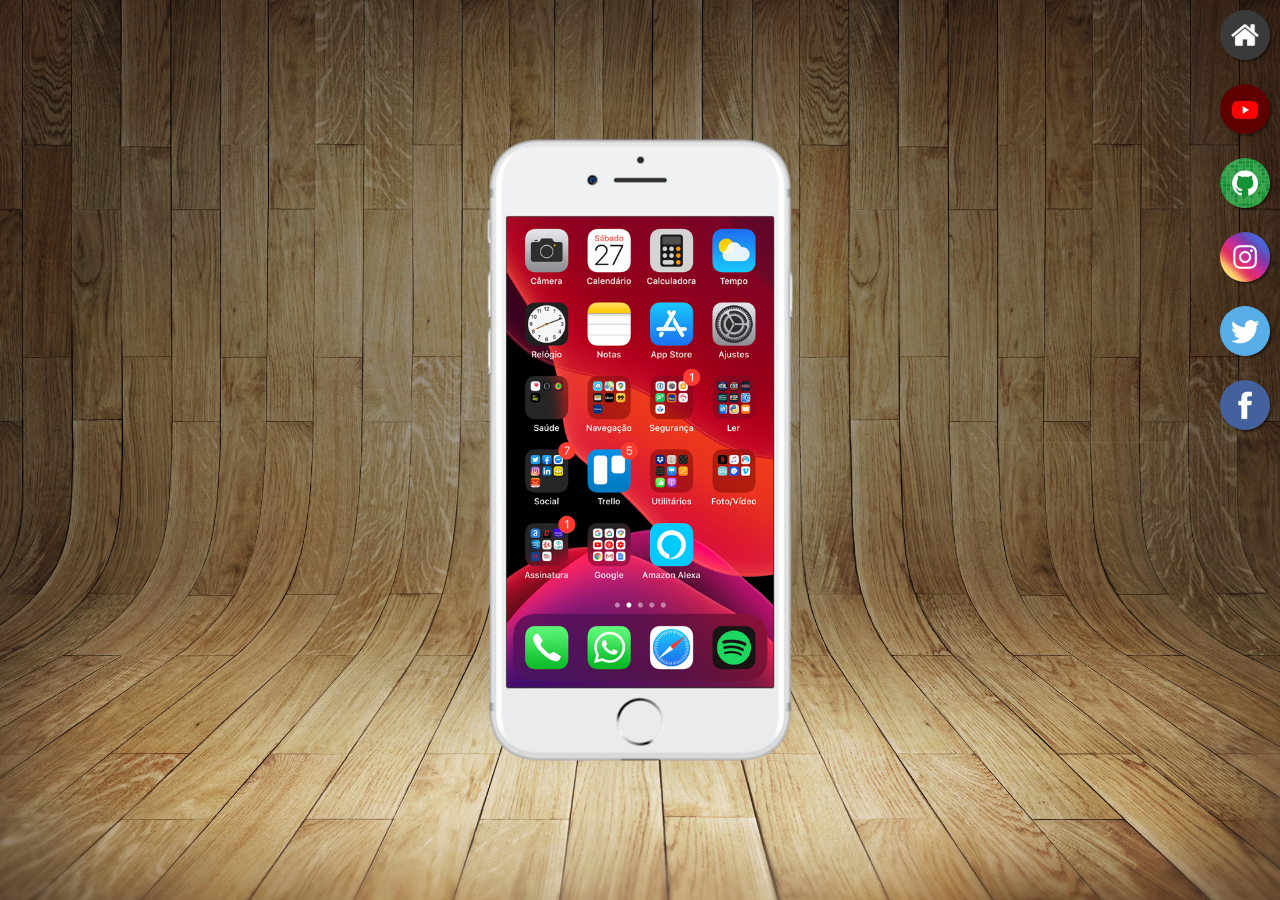
<file: index.html>
<!DOCTYPE html>
<html lang="pt-br">
<head>
    <meta charset="UTF-8">
    <meta name="viewport" content="width=device-width, initial-scale=1.0">
    <title>Projeto Redes Sociais</title>
    <link rel="stylesheet" href="estilos/style.css">
    <link rel="shortcut icon" href="favicon.ico" type="image/x-icon">
</head>
<body>
    <main>
        <section id="telefone">
            <iframe src="home.html" name="tela" id="tela" frameborder="0">
                Seu navegador não é compatível com isso.
            </iframe>
        </section>
        <section id="redes-sociais">
            <a href="home.html" target="tela"><img src="imagens/logo-home.jpg" alt="Home"></a><br>
            <a href="socialHTML/youtube.html" target="tela"><img src="imagens/logo-youtube.jpg" alt="Youtube"></a><br>
            <a href="socialHTML/github.html" target="tela"><img src="imagens/logo-github.jpg" alt="GitHub"></a><br>
            <a href="socialHTML/instagram.html" target="tela"><img src="imagens/logo-instagram.jpg" alt="Instagram"></a><br>
            <a href="socialHTML/twitter.html" target="tela"><img src="imagens/logo-twitter.jpg" alt="Twitter"></a><br>
            <a href="socialHTML/facebok.html" target="tela"><img src="imagens/logo-facebook.jpg" alt="Facebook"></a>
        </section>
    </main>
</body>
</html>
</file>
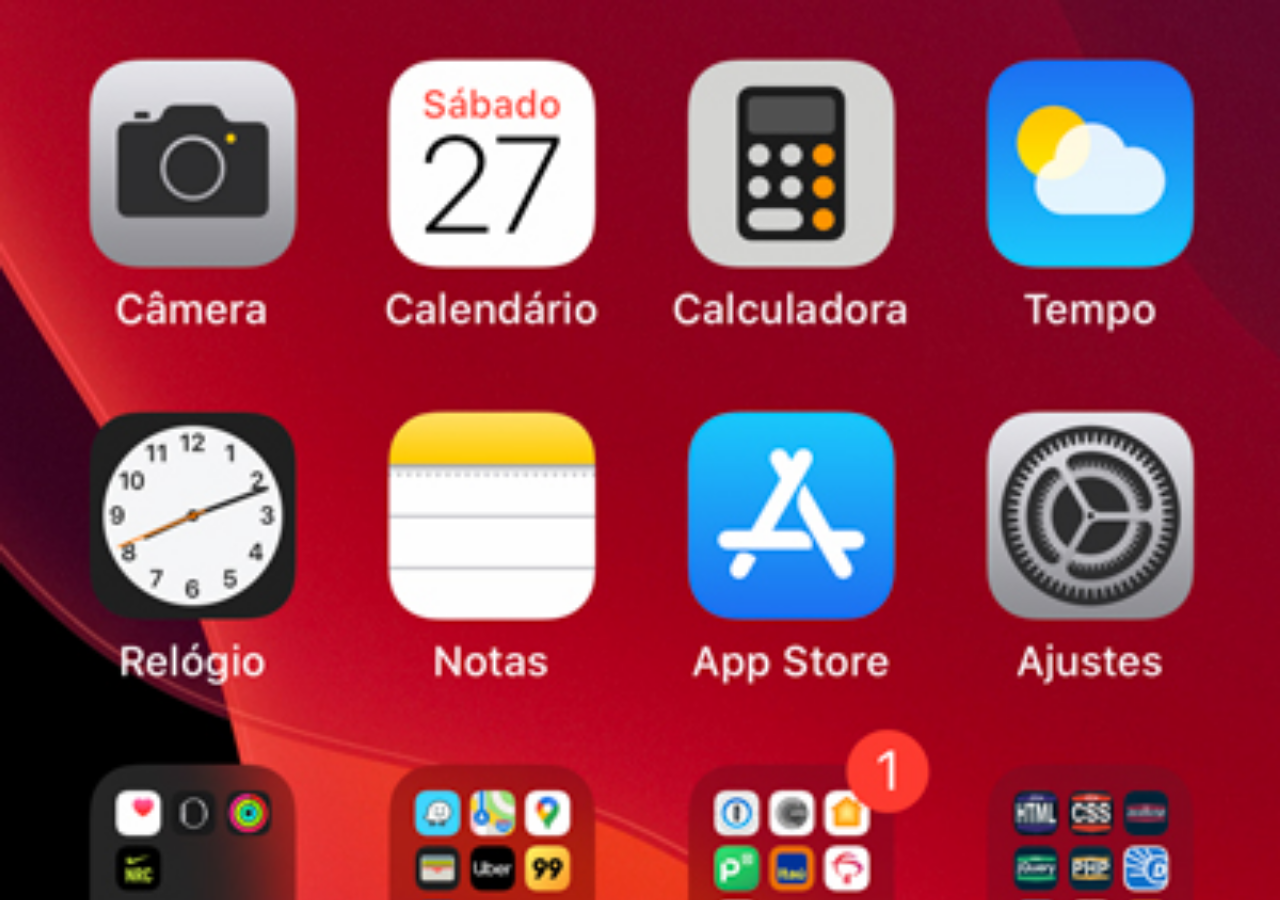
<file: home.html>
<!DOCTYPE html>
<html lang="pt-br">
<head>
    <meta charset="UTF-8">
    <meta name="viewport" content="width=device-width, initial-scale=1.0">
    <title>Home</title>
</head>
<style>
    * {
        margin: 0px;
        padding: 0px;
    }

    body {
        width: 100vw;
        height: 100vh;
        background: black url('imagens/tela-home.jpg') no-repeat top center;
        background-size: cover;
    }
</style>
<body>
    
</body>
</html>
</file>
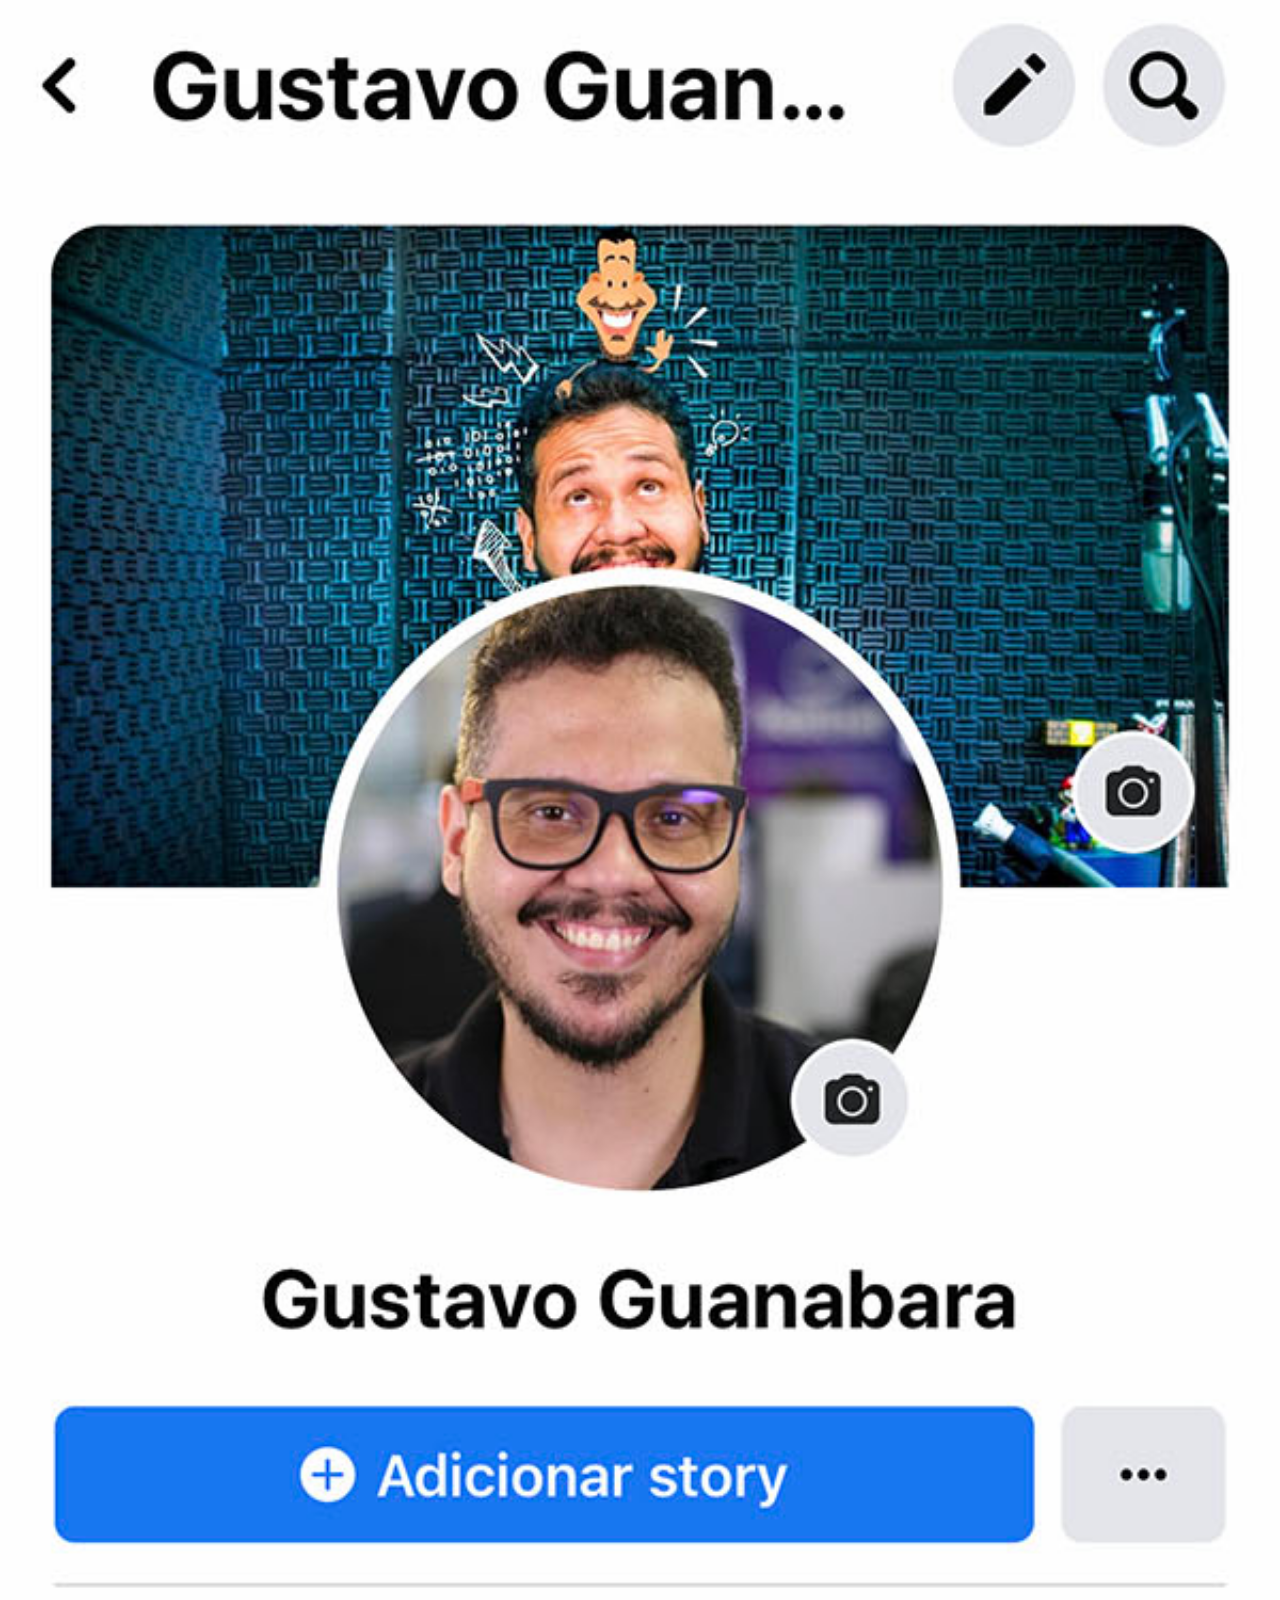
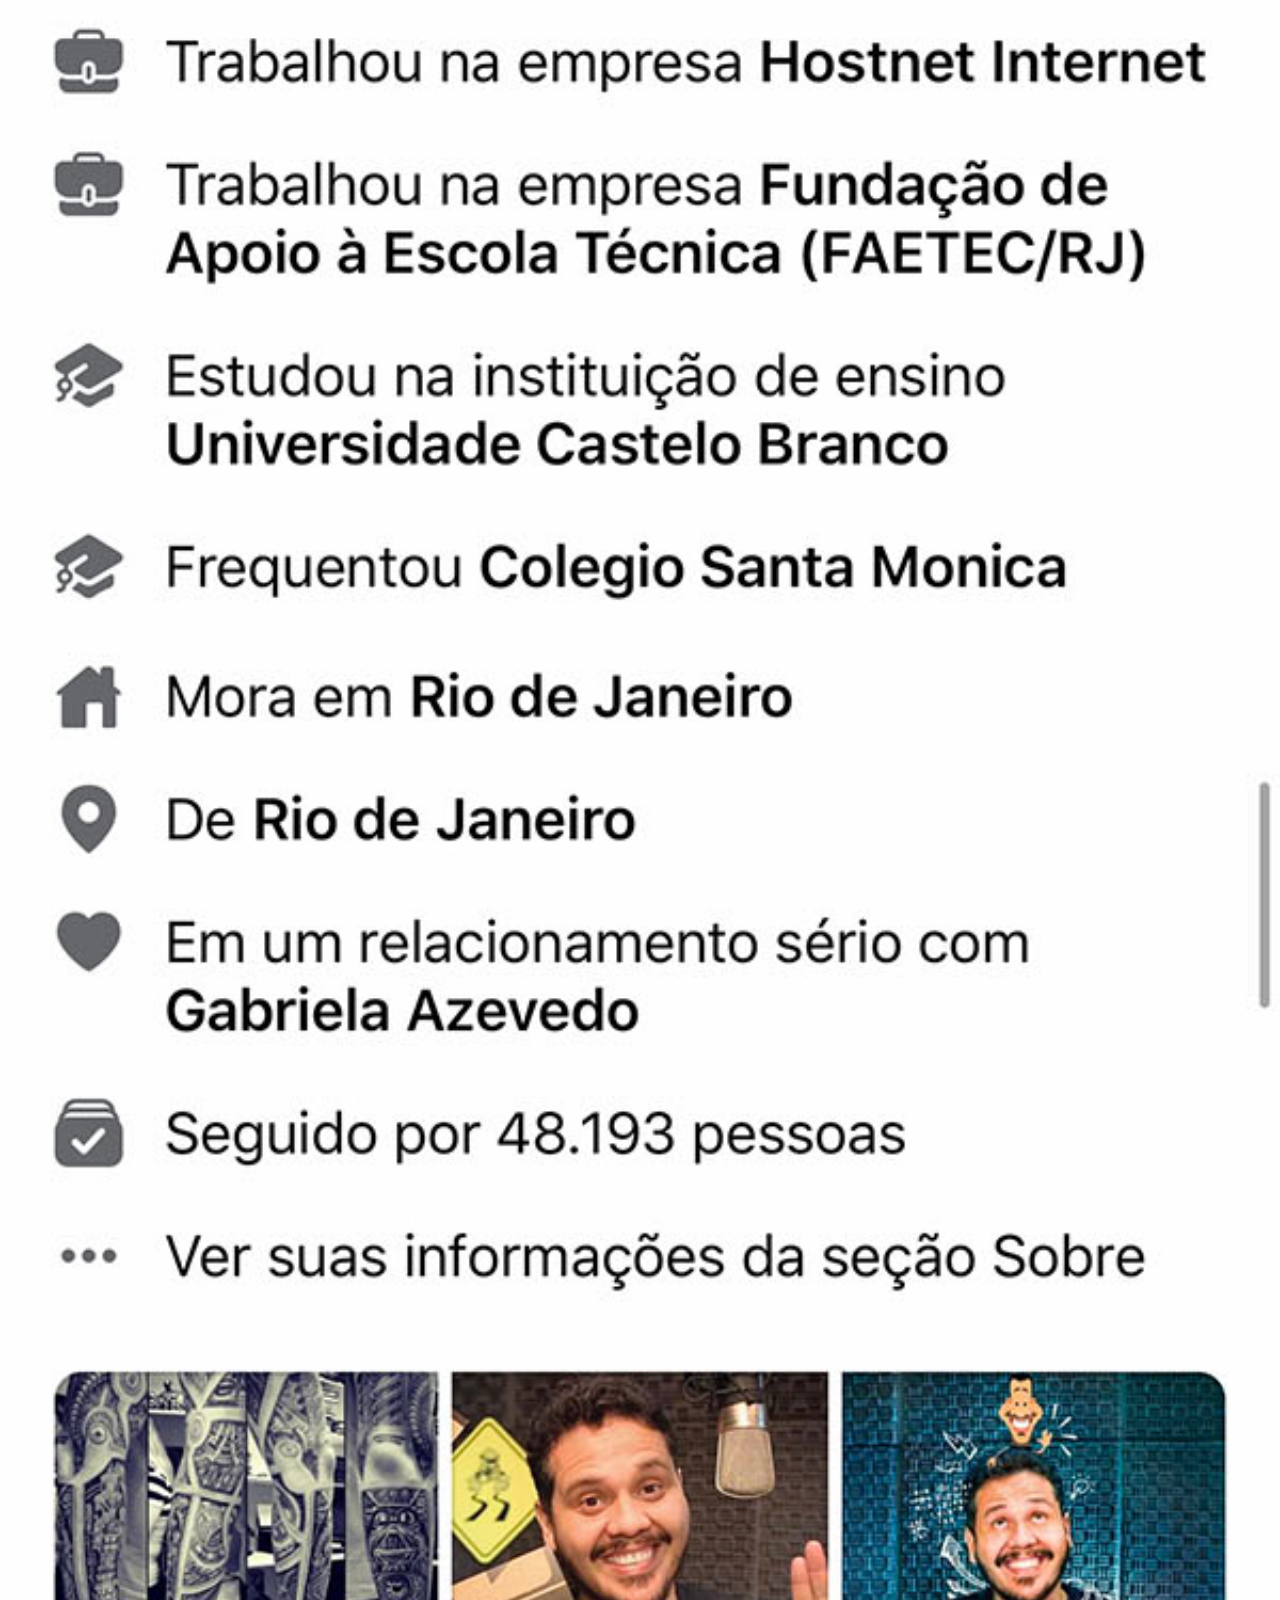
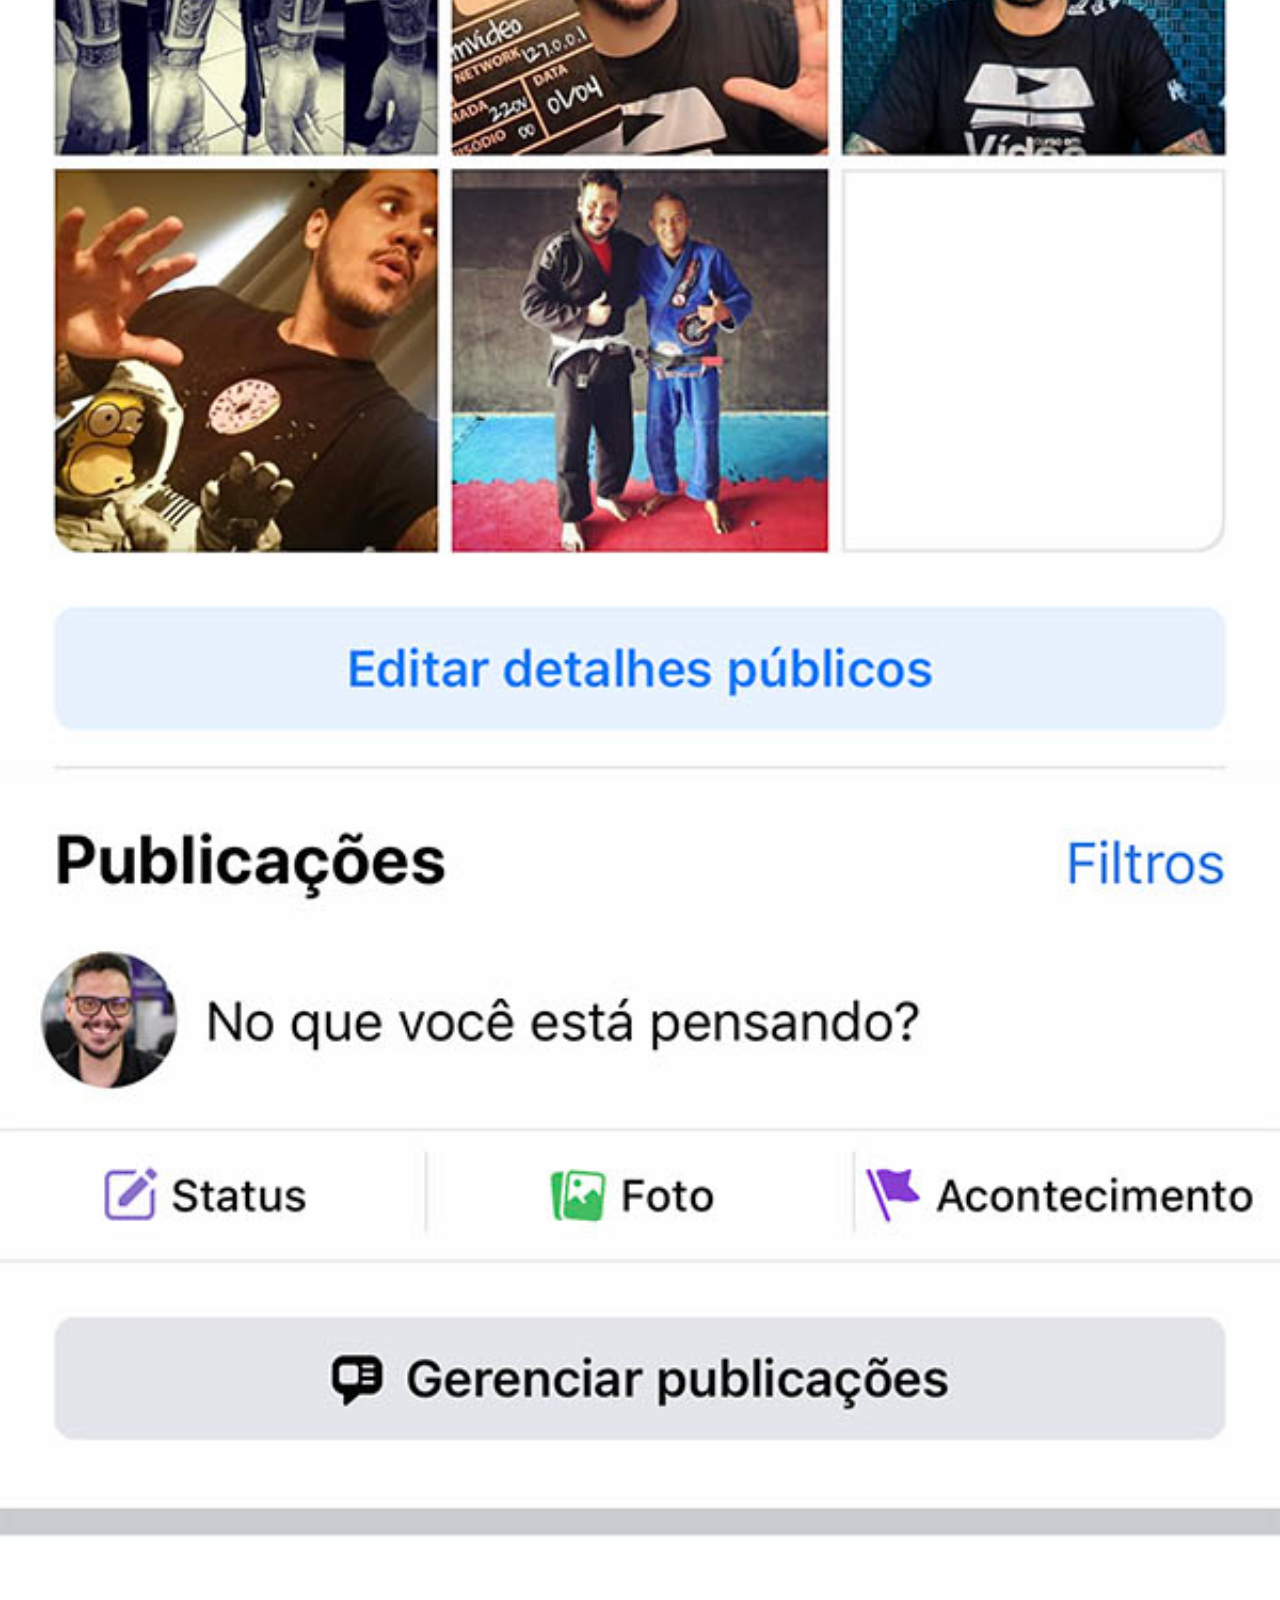
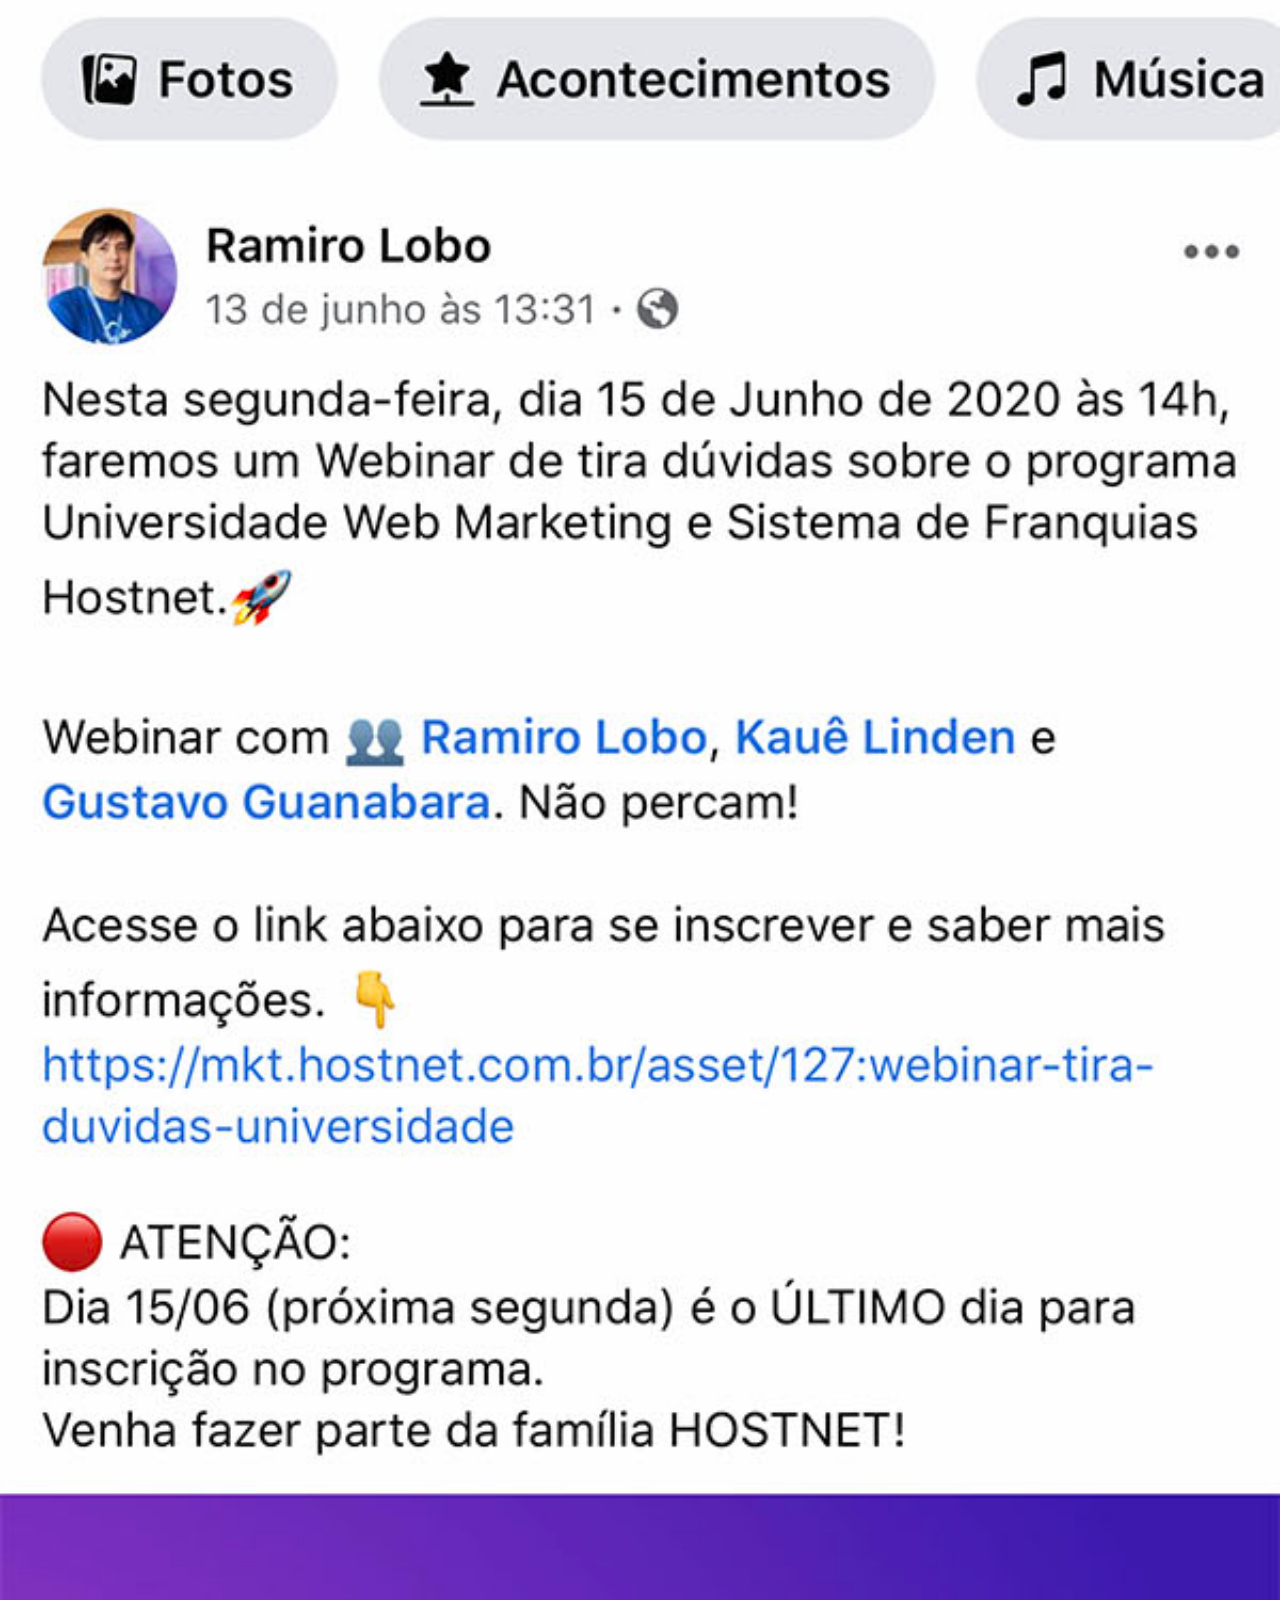
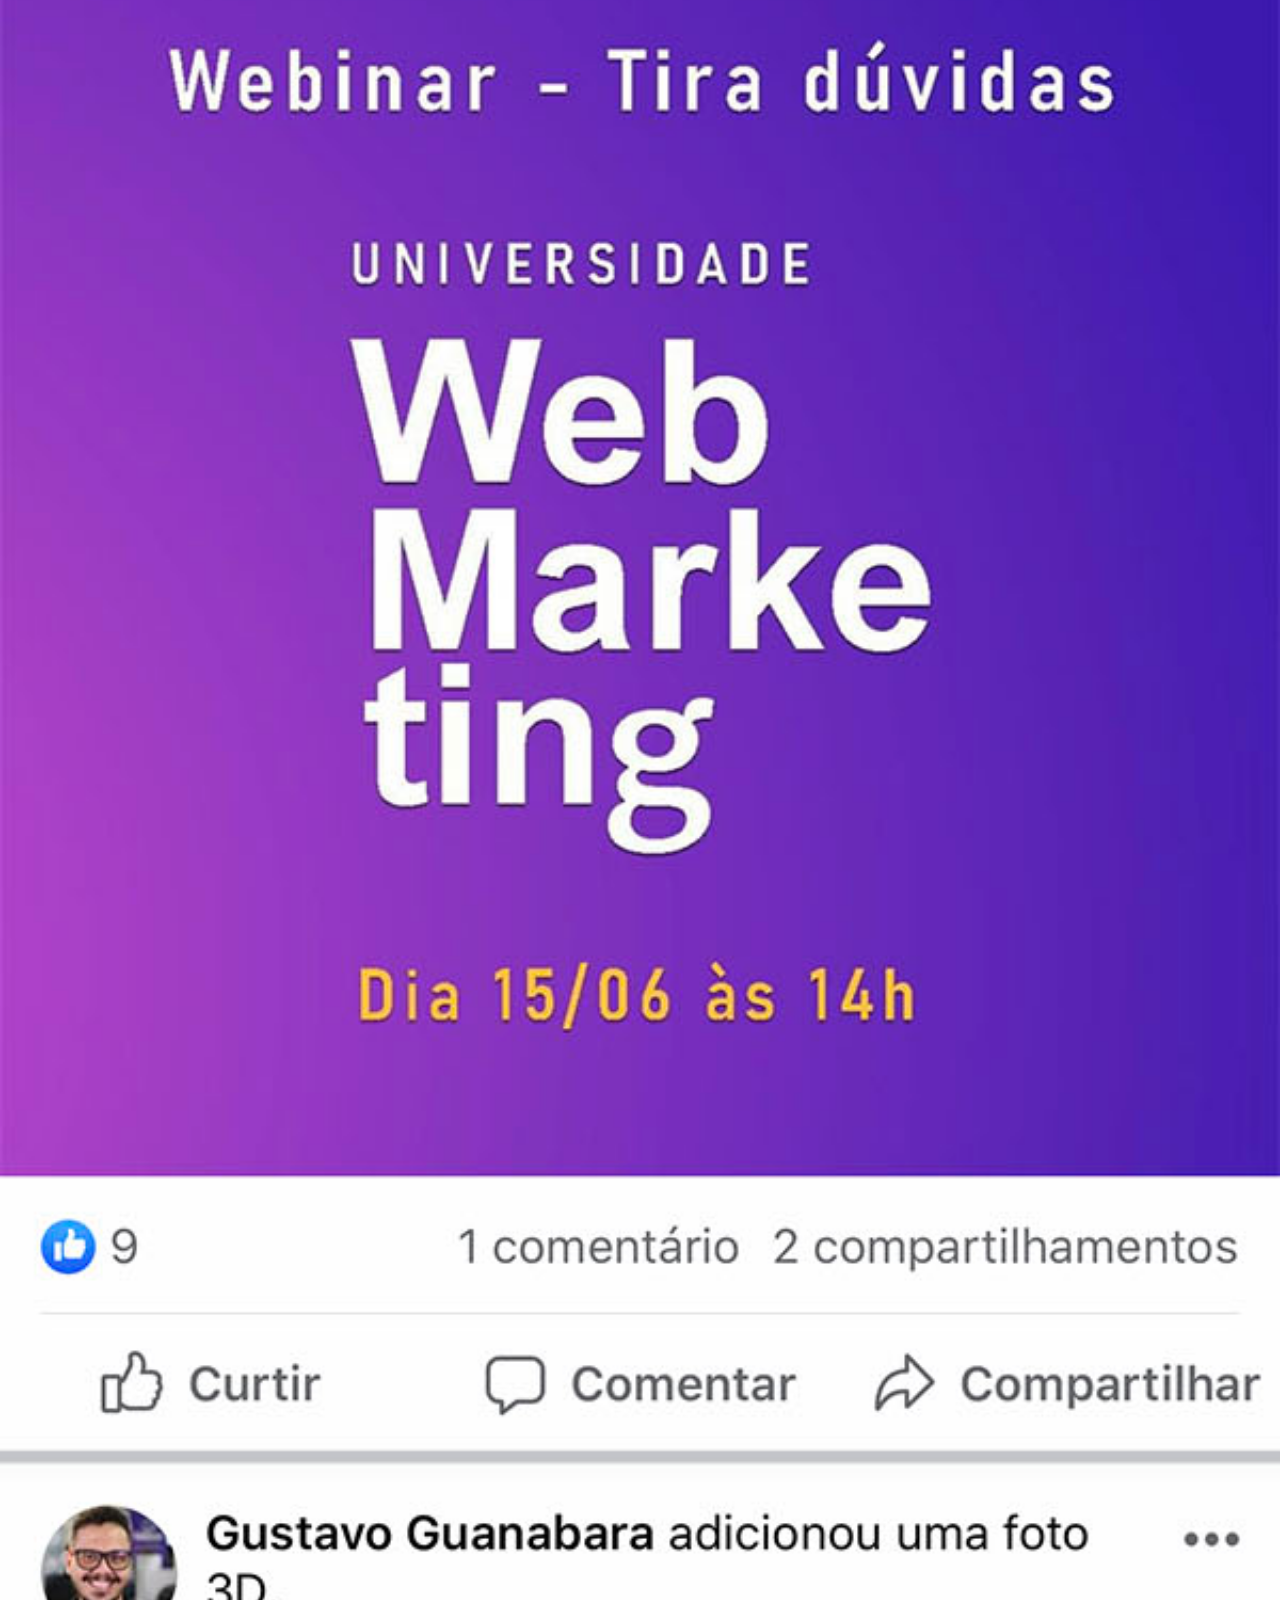
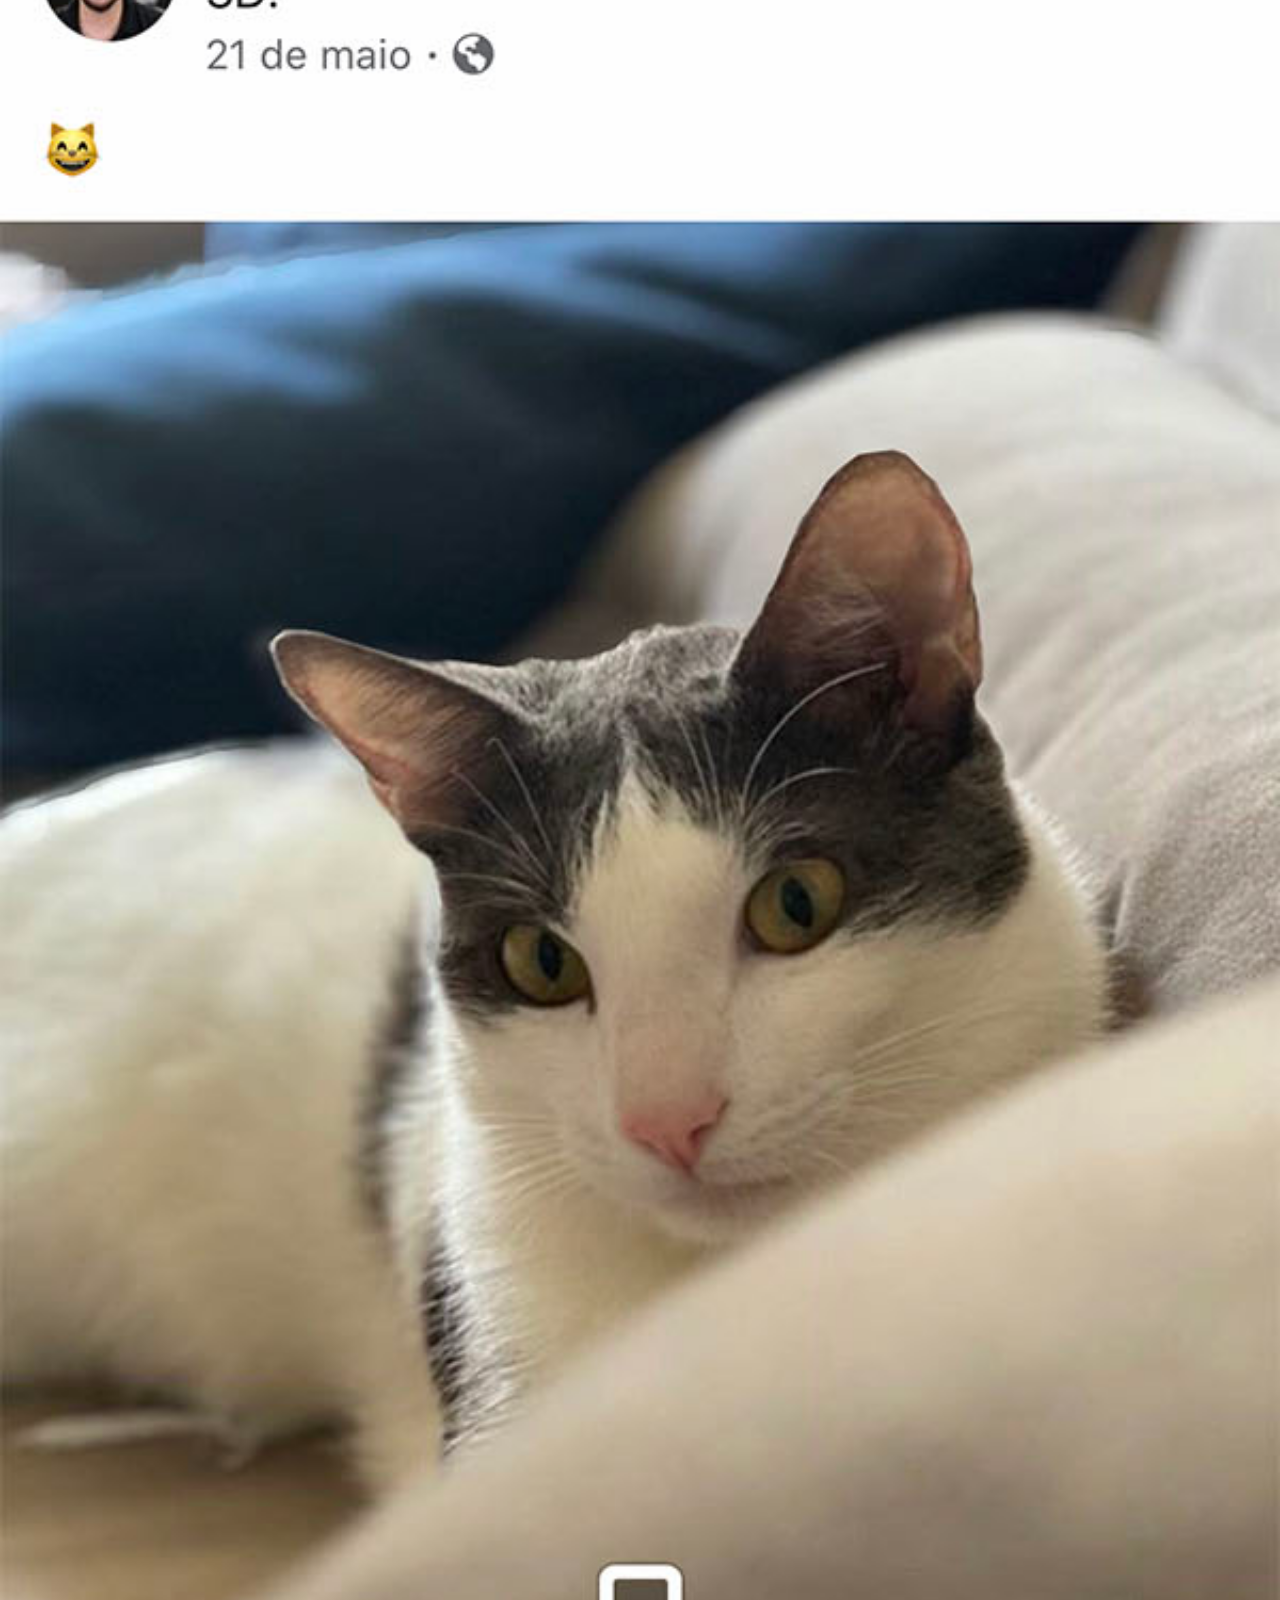
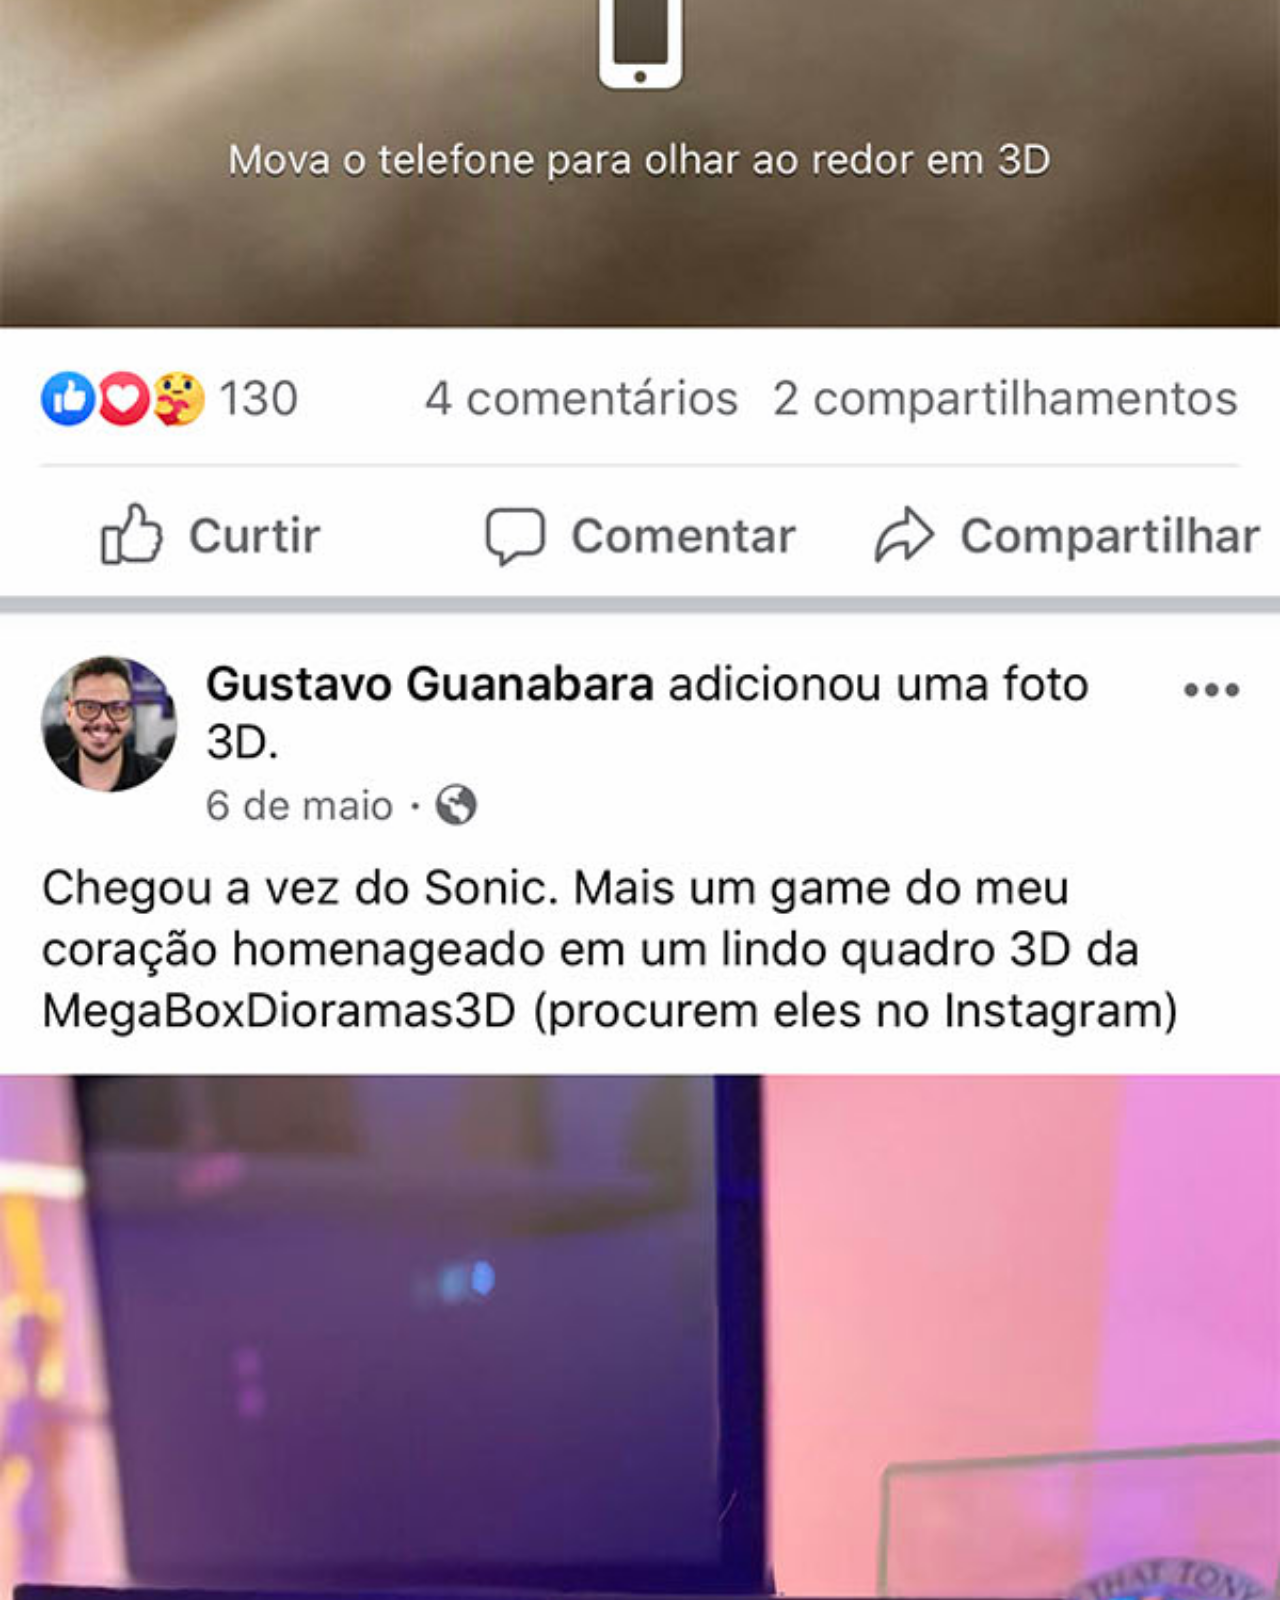
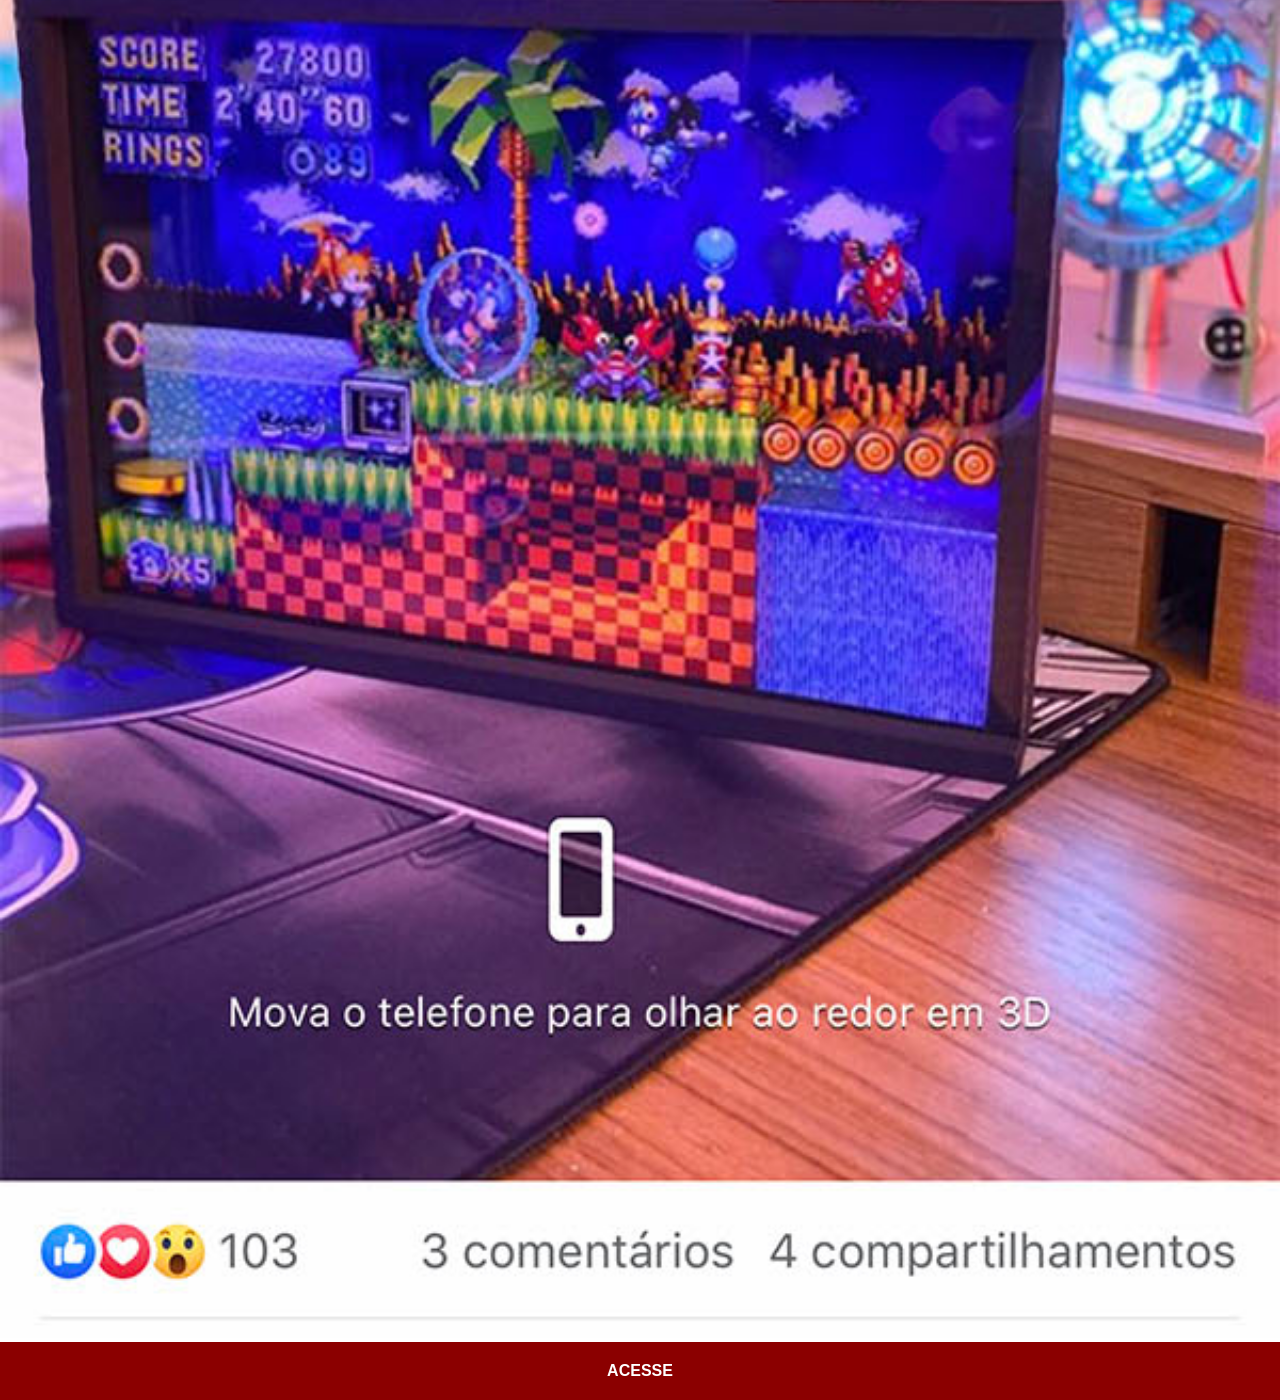
<file: socialHTML/facebok.html>
<!DOCTYPE html>
<html lang="pt-br">
<head>
    <meta charset="UTF-8">
    <meta name="viewport" content="width=device-width, initial-scale=1.0">
    <title>Facebook</title>
    <link rel="stylesheet" href="../estilos/social.css">
</head>
<body>
    <img src="../imagens/tela-facebook.jpg" alt="Facebook">
    <a href="https://www.facebook.com/gustavoguanabara/" target="_blank">ACESSE</a>
</body>
</html>
</file>
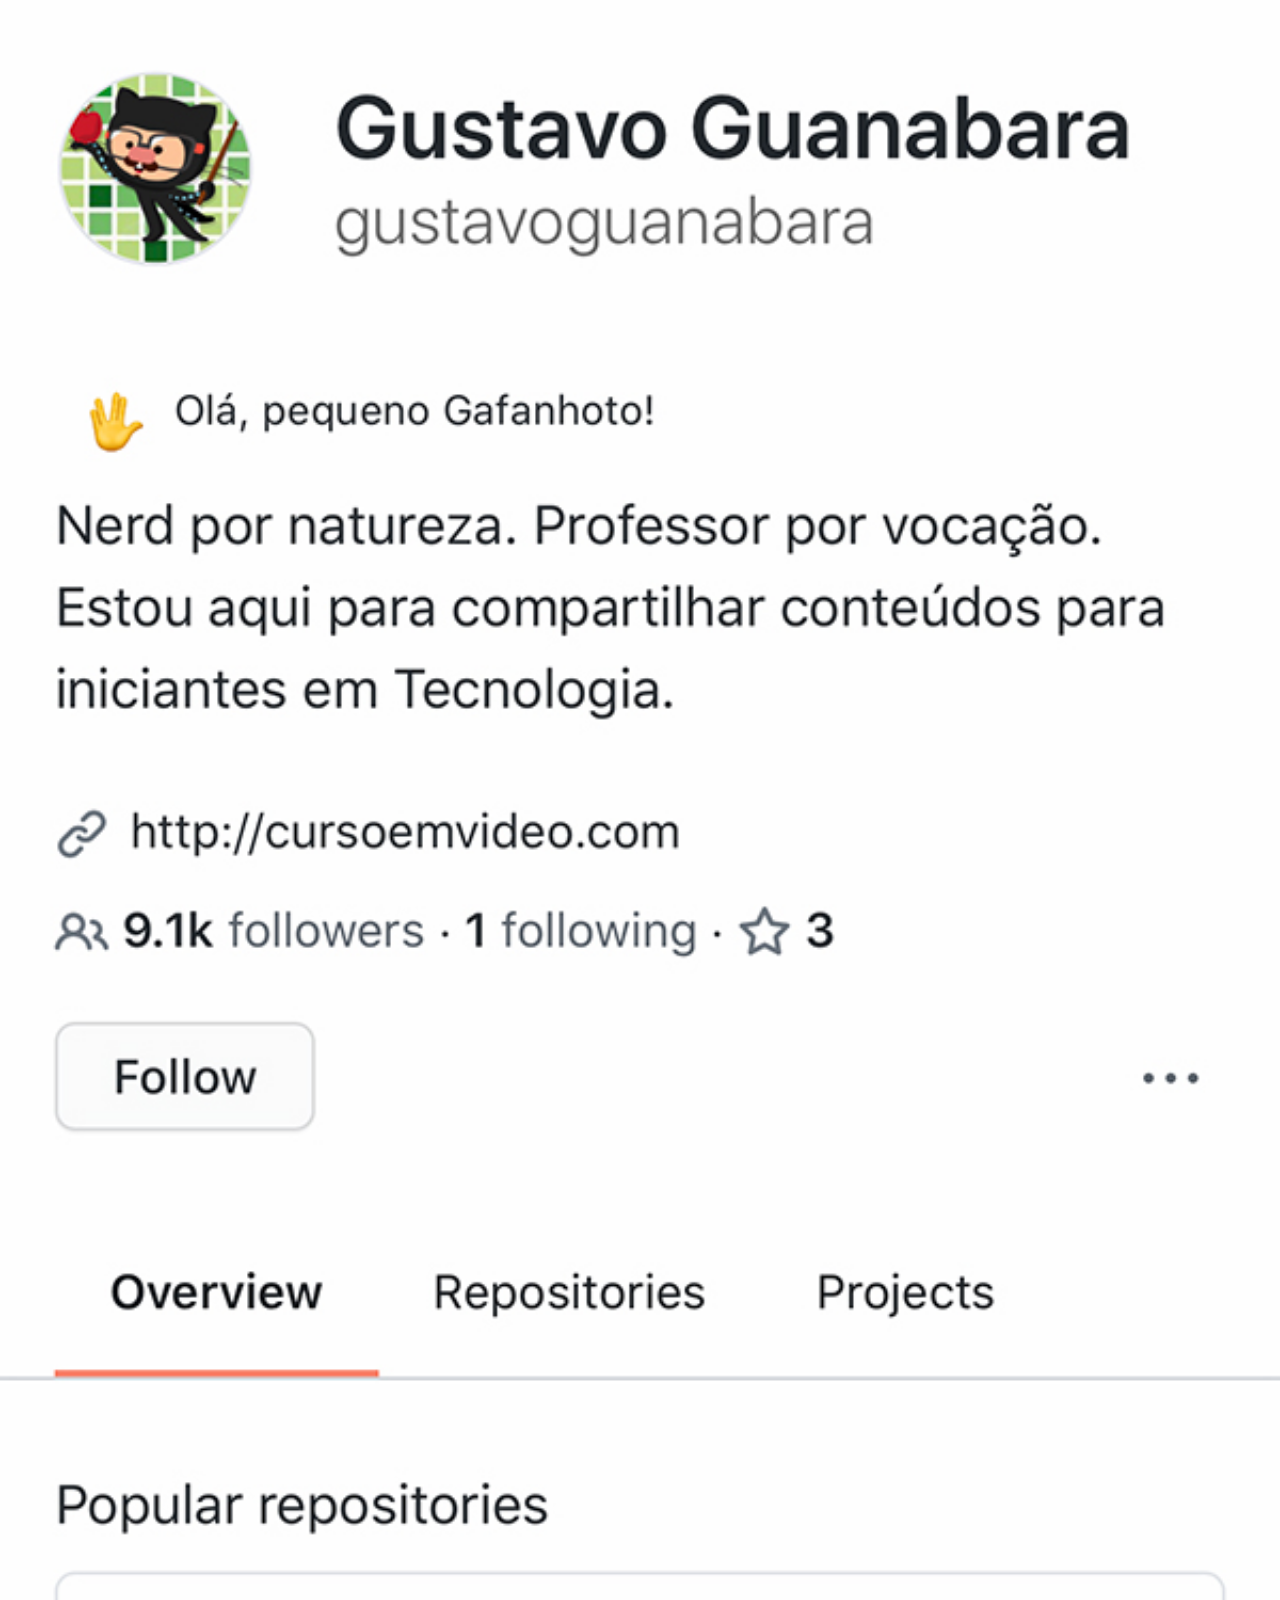
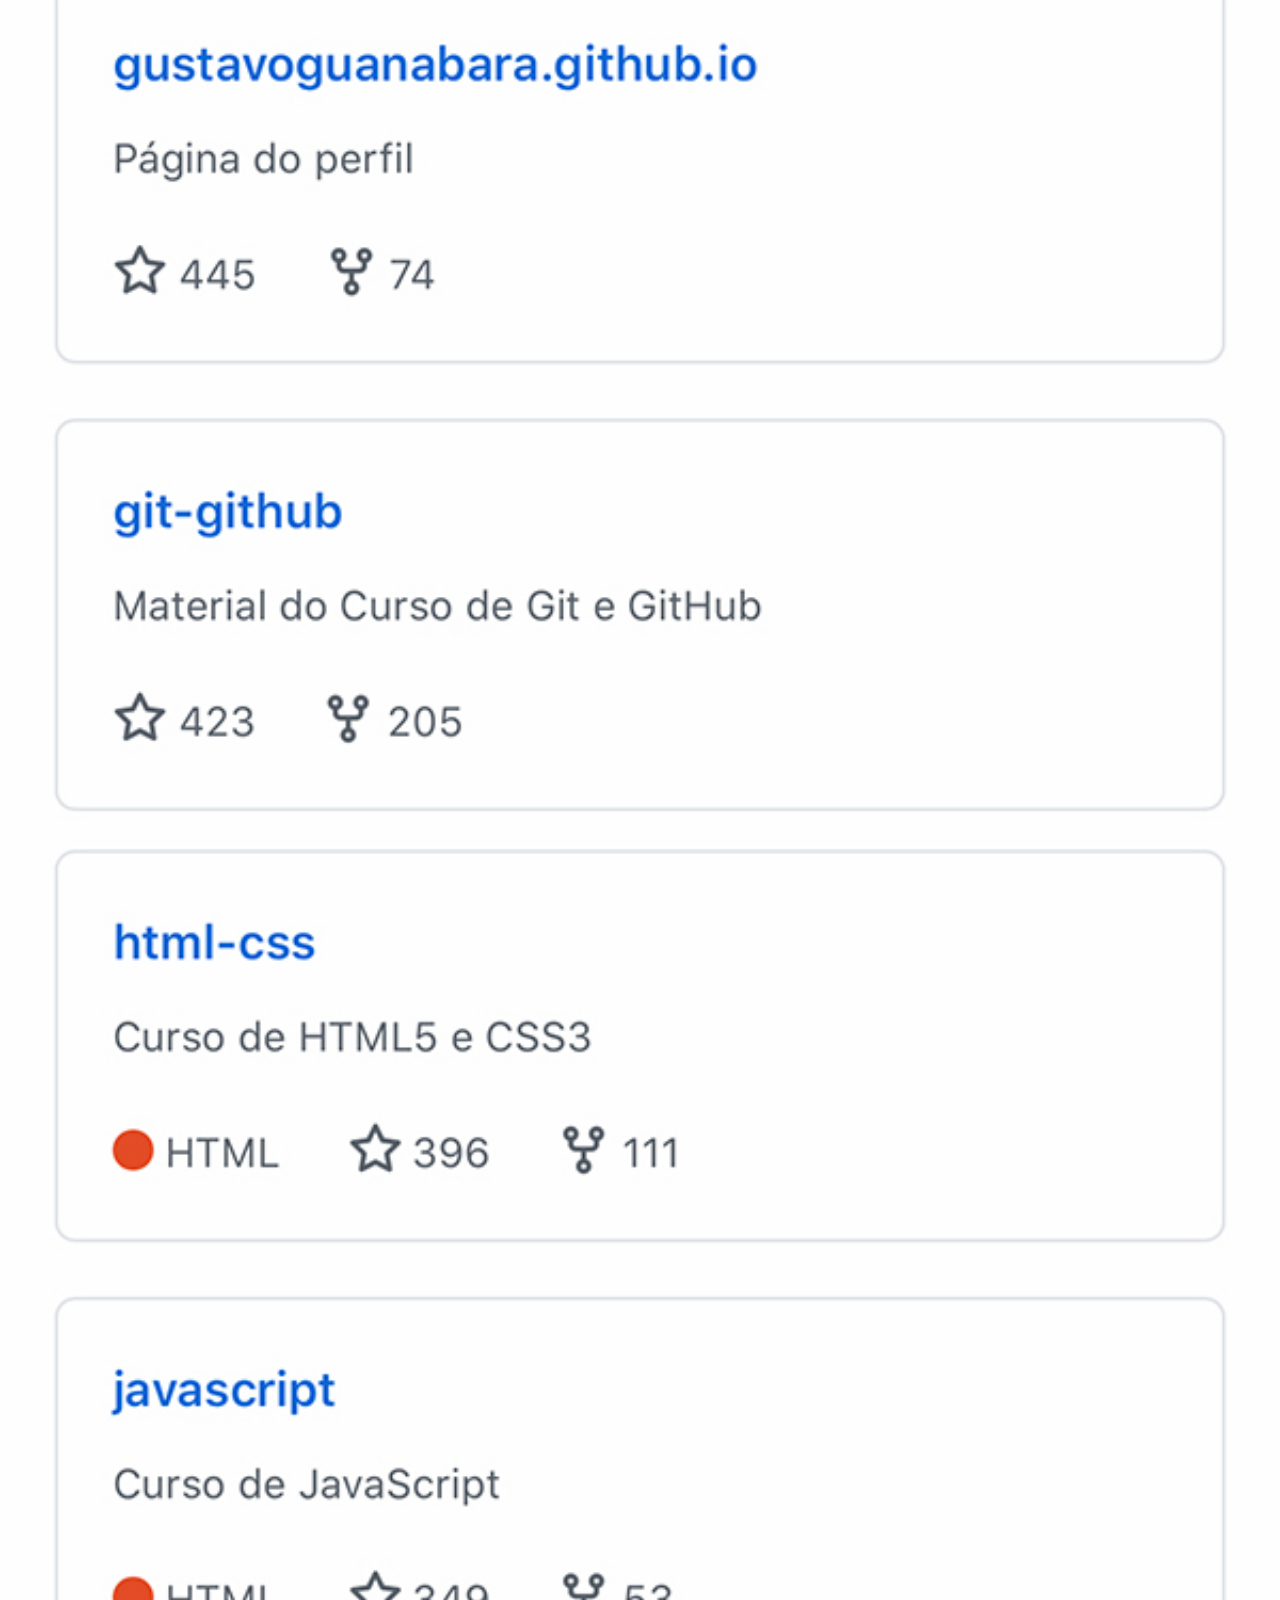
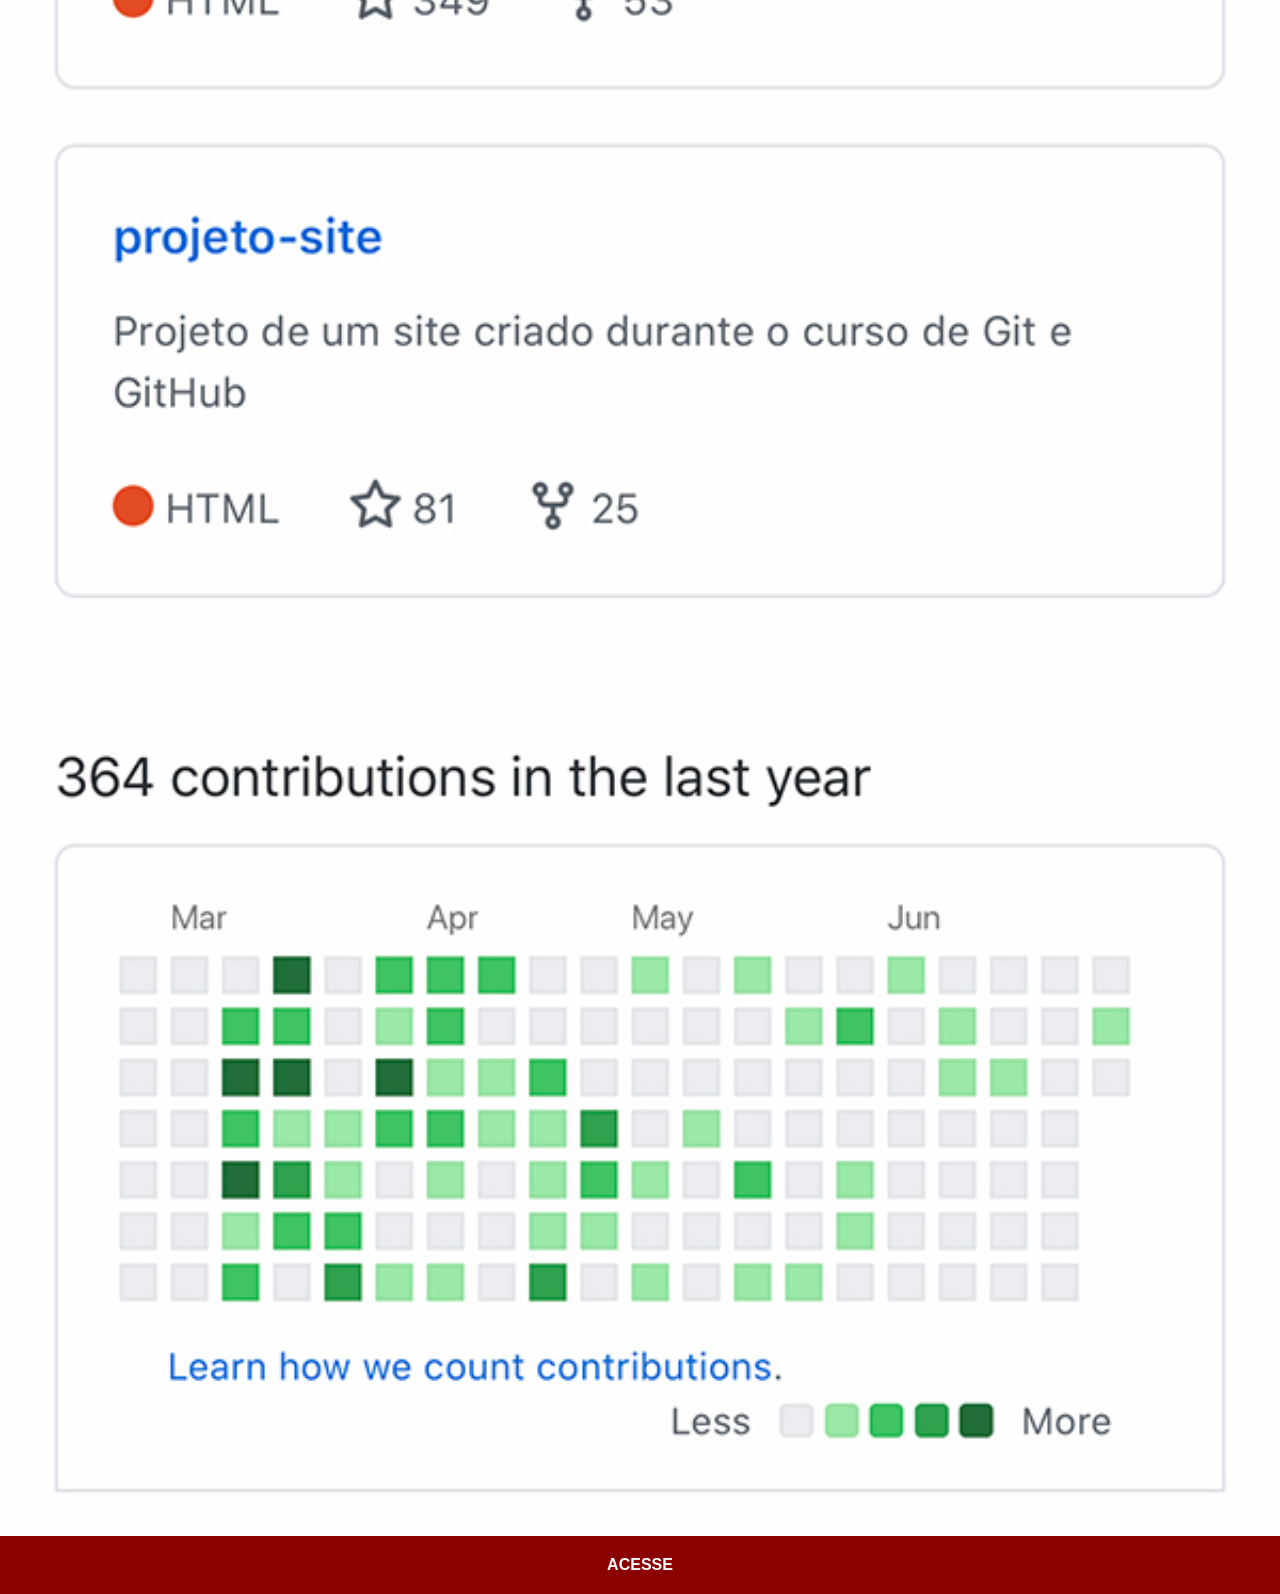
<file: socialHTML/github.html>
<!DOCTYPE html>
<html lang="pt-br">
<head>
    <meta charset="UTF-8">
    <meta name="viewport" content="width=device-width, initial-scale=1.0">
    <title>GitHub</title>
    <link rel="stylesheet" href="../estilos/social.css">
</head>
<body>
    <img src="../imagens/tela-github.jpg" alt="GitHub">
    <a href="https://github.com/gustavoguanabara/" target="_blank">ACESSE</a>
</body>
</html>
</file>
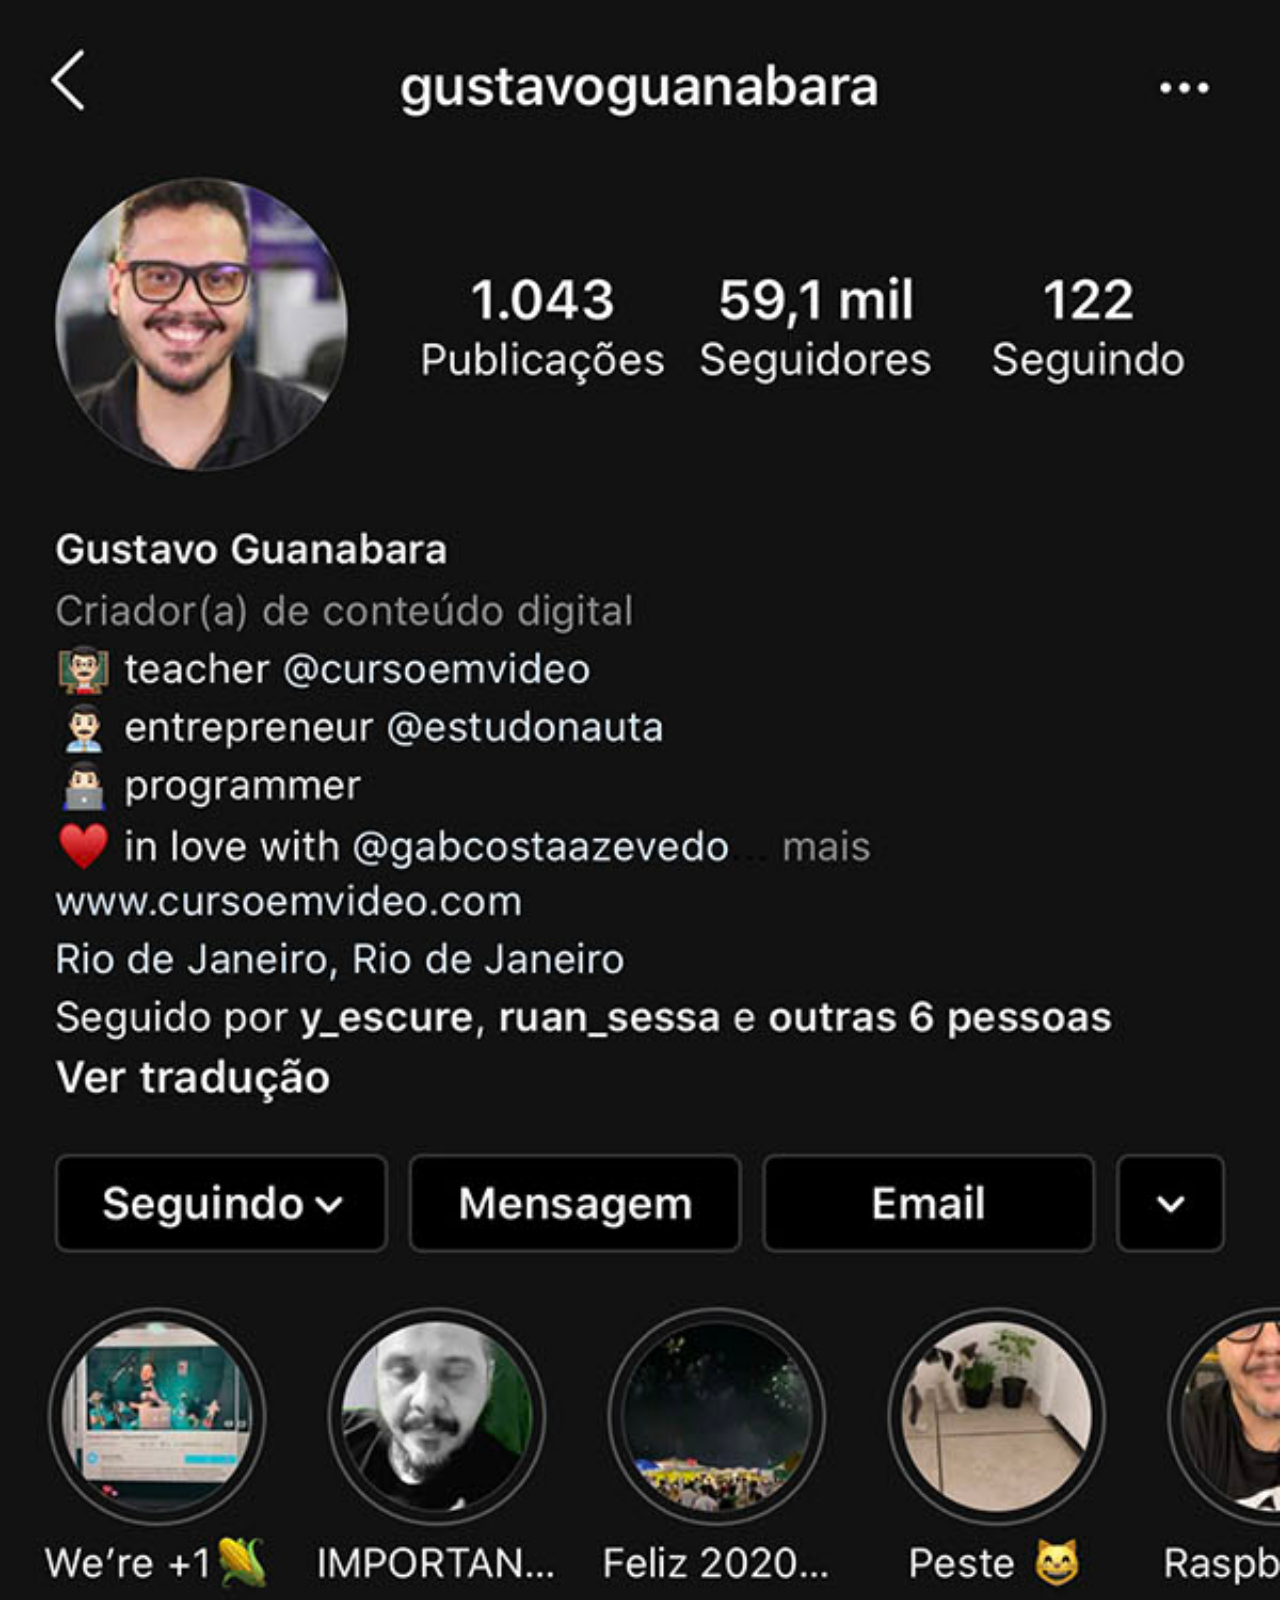
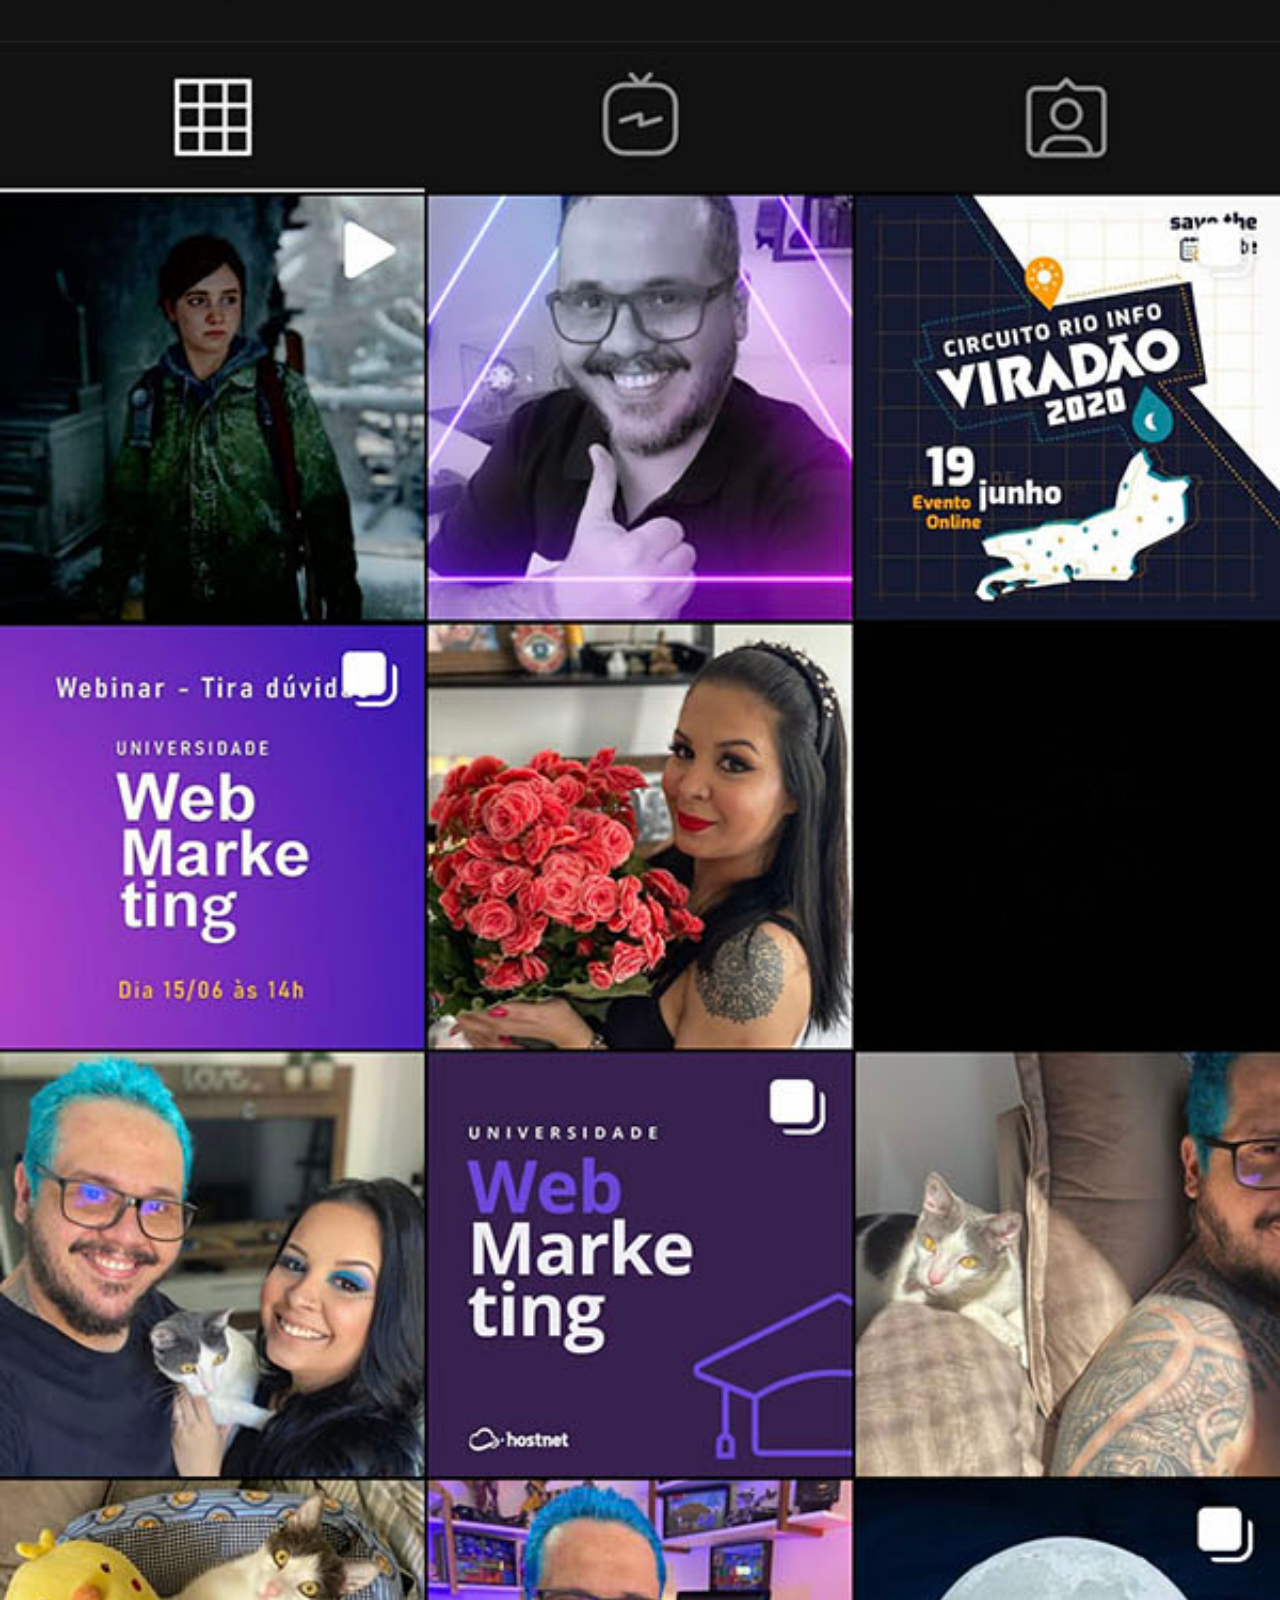
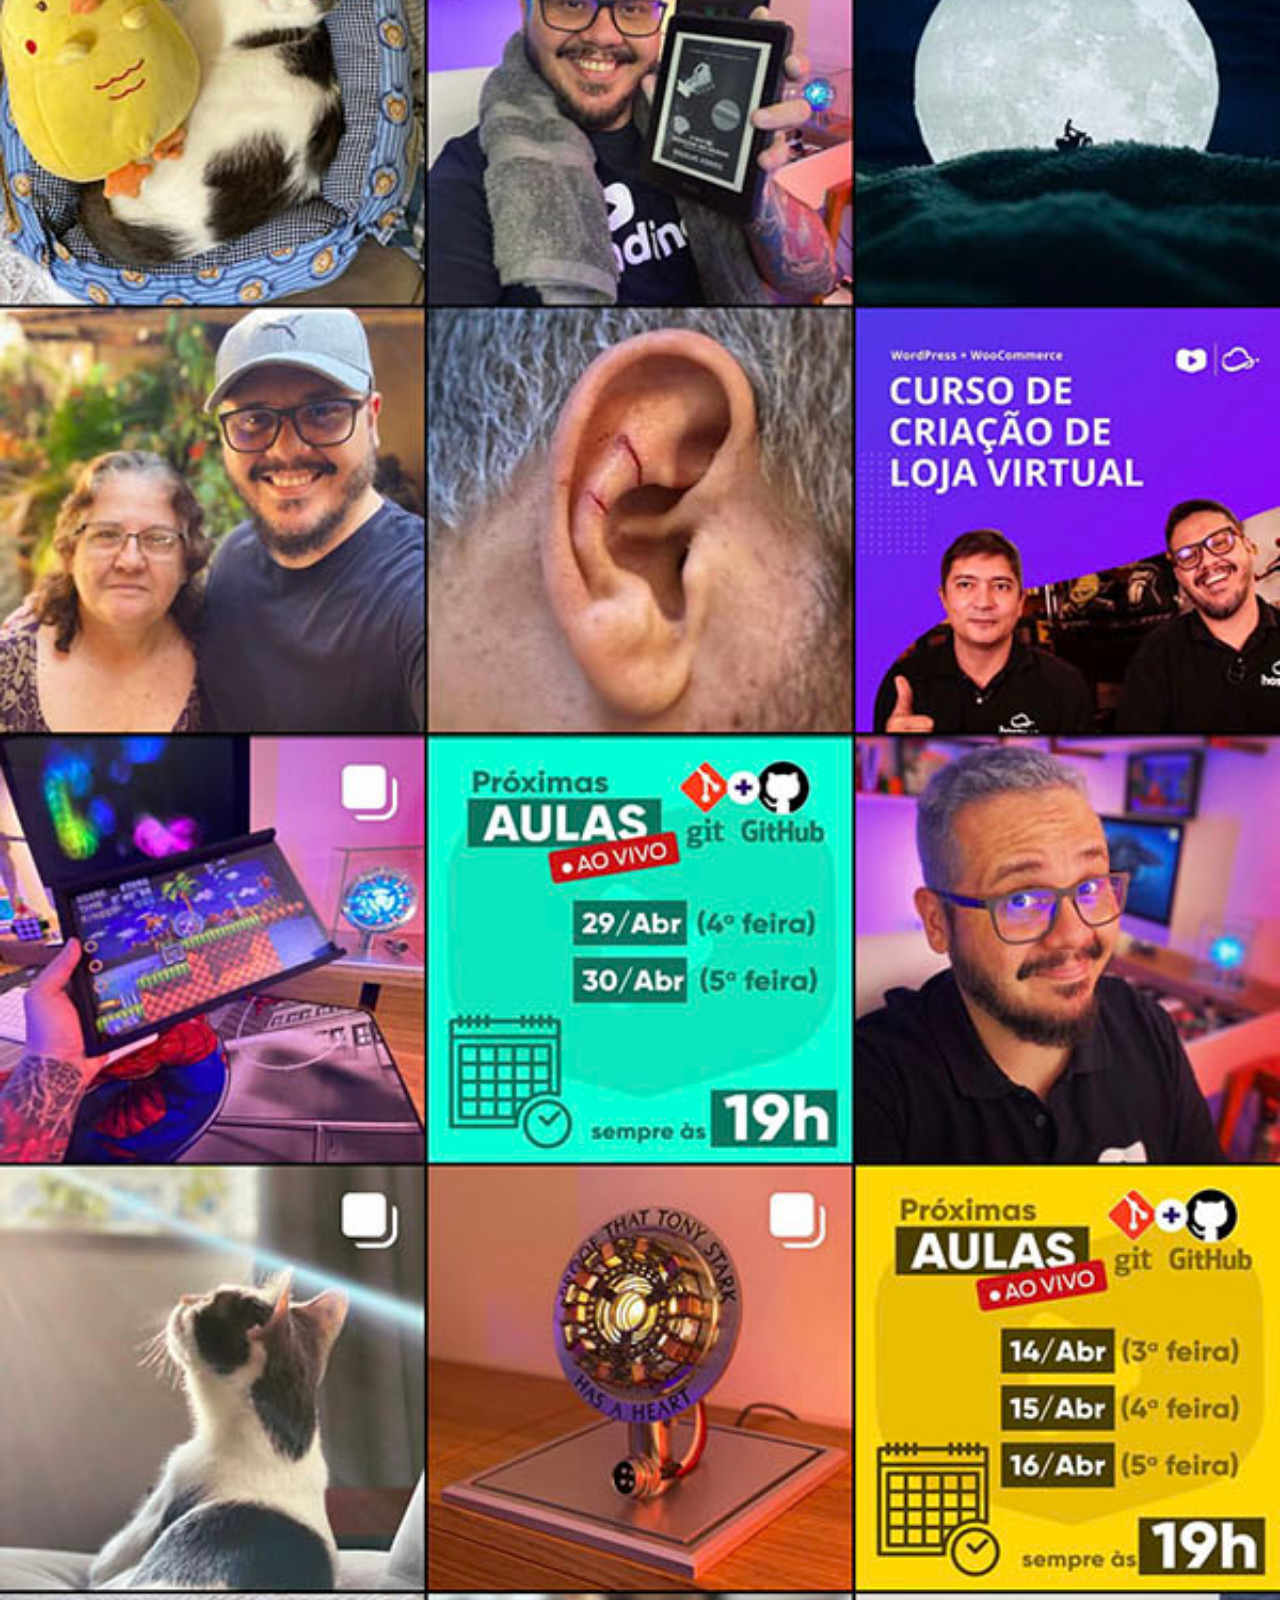
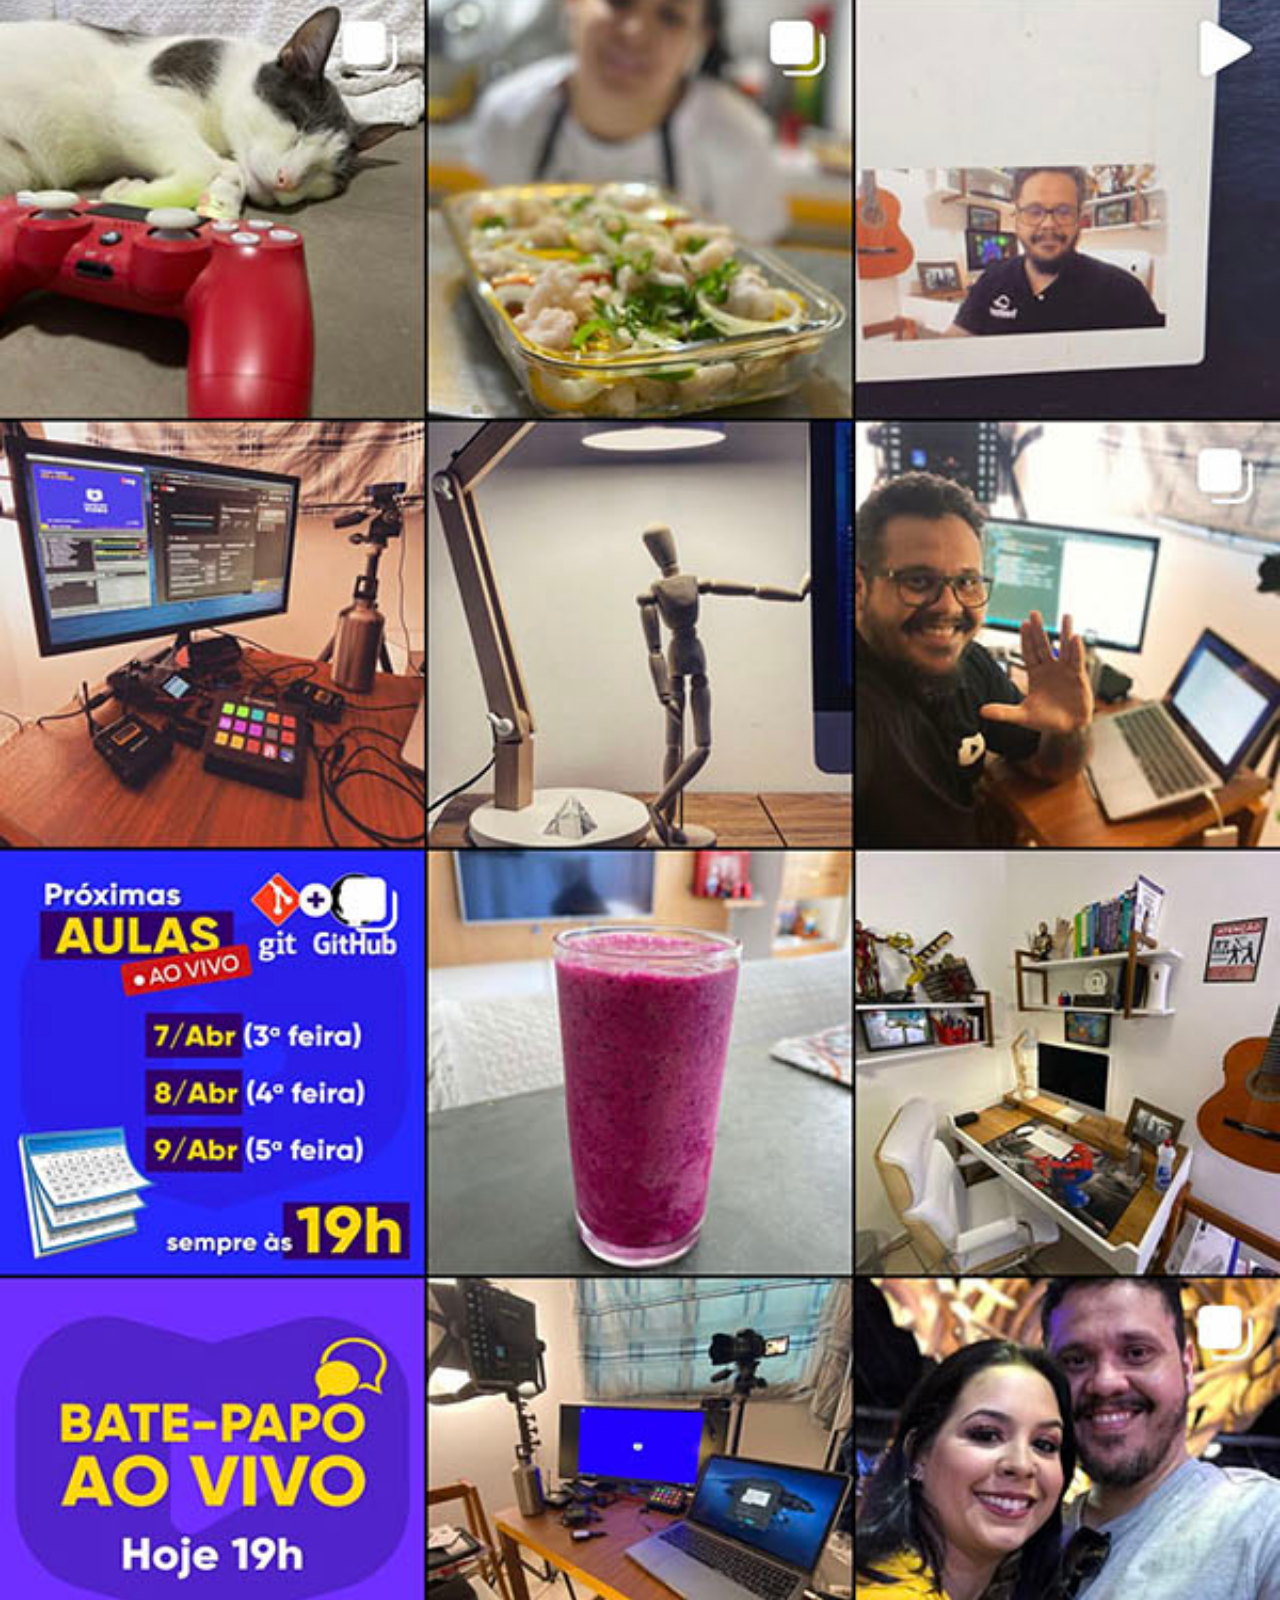
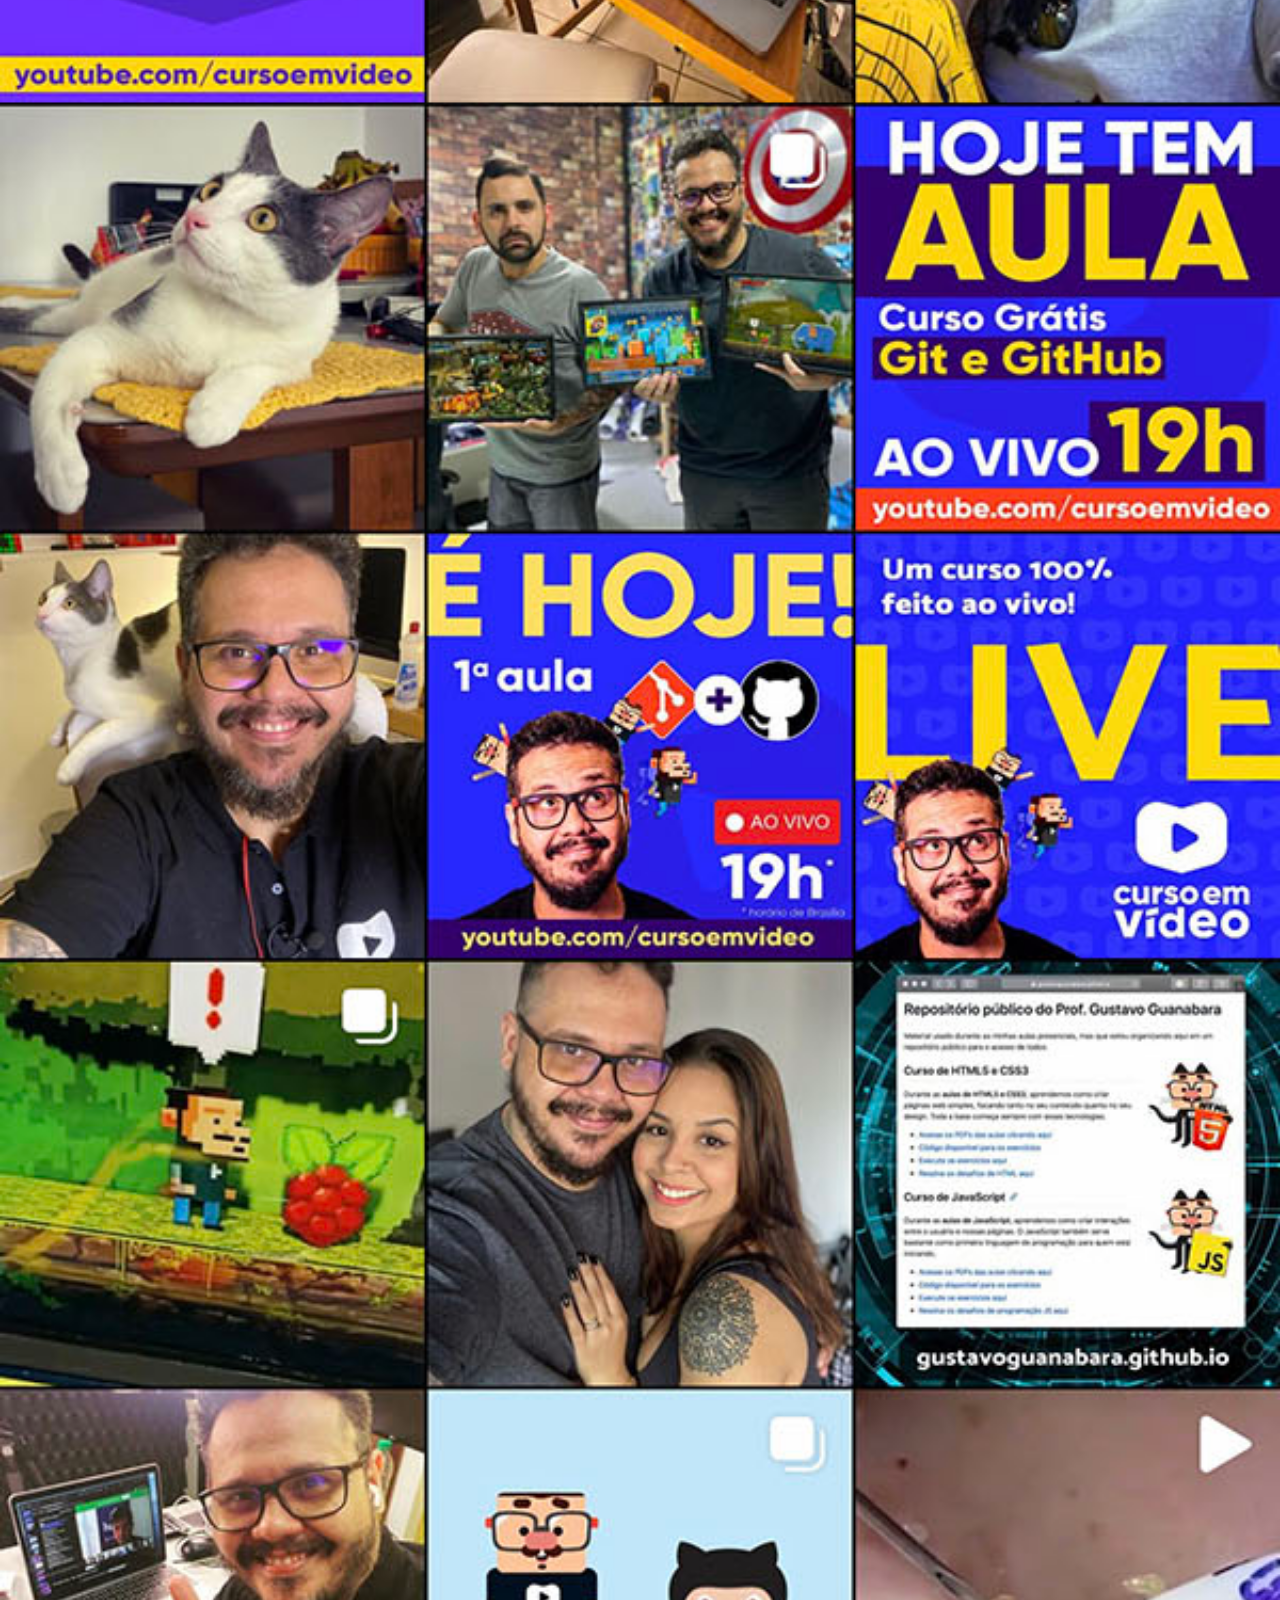
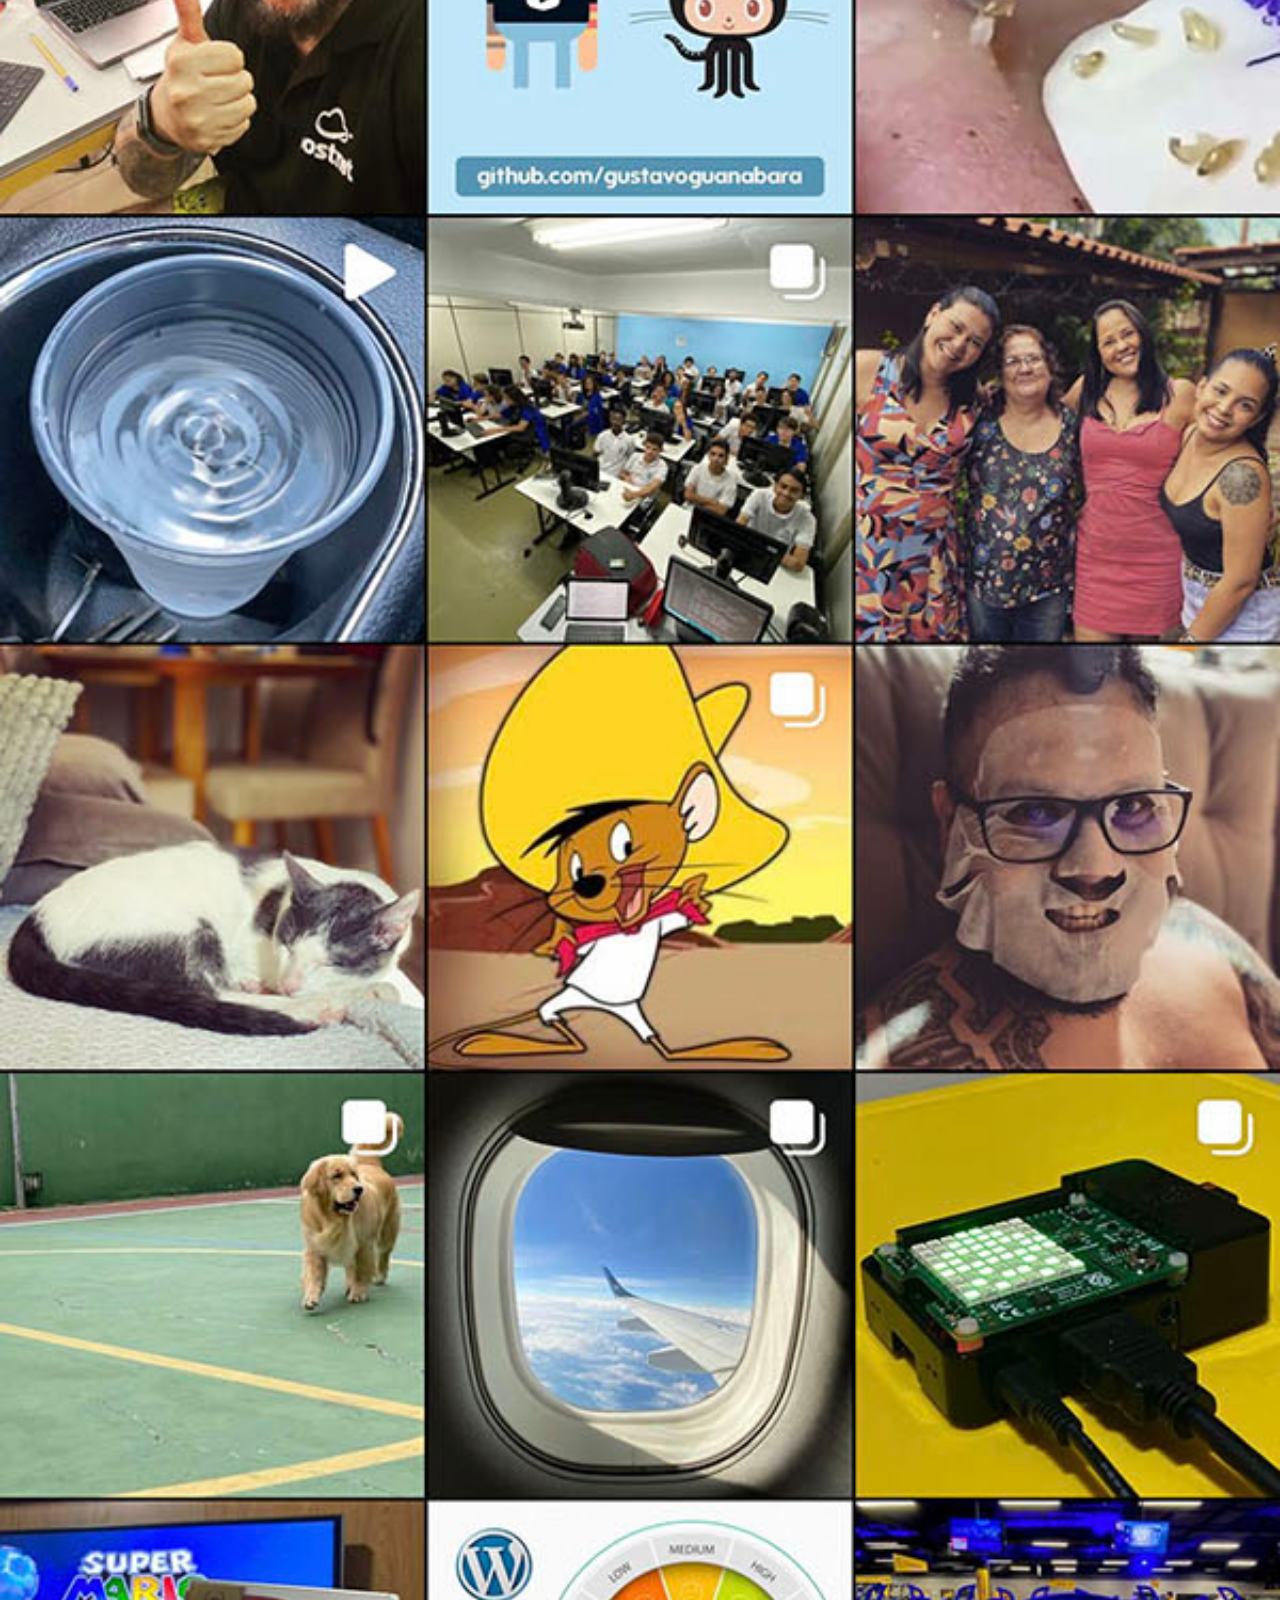
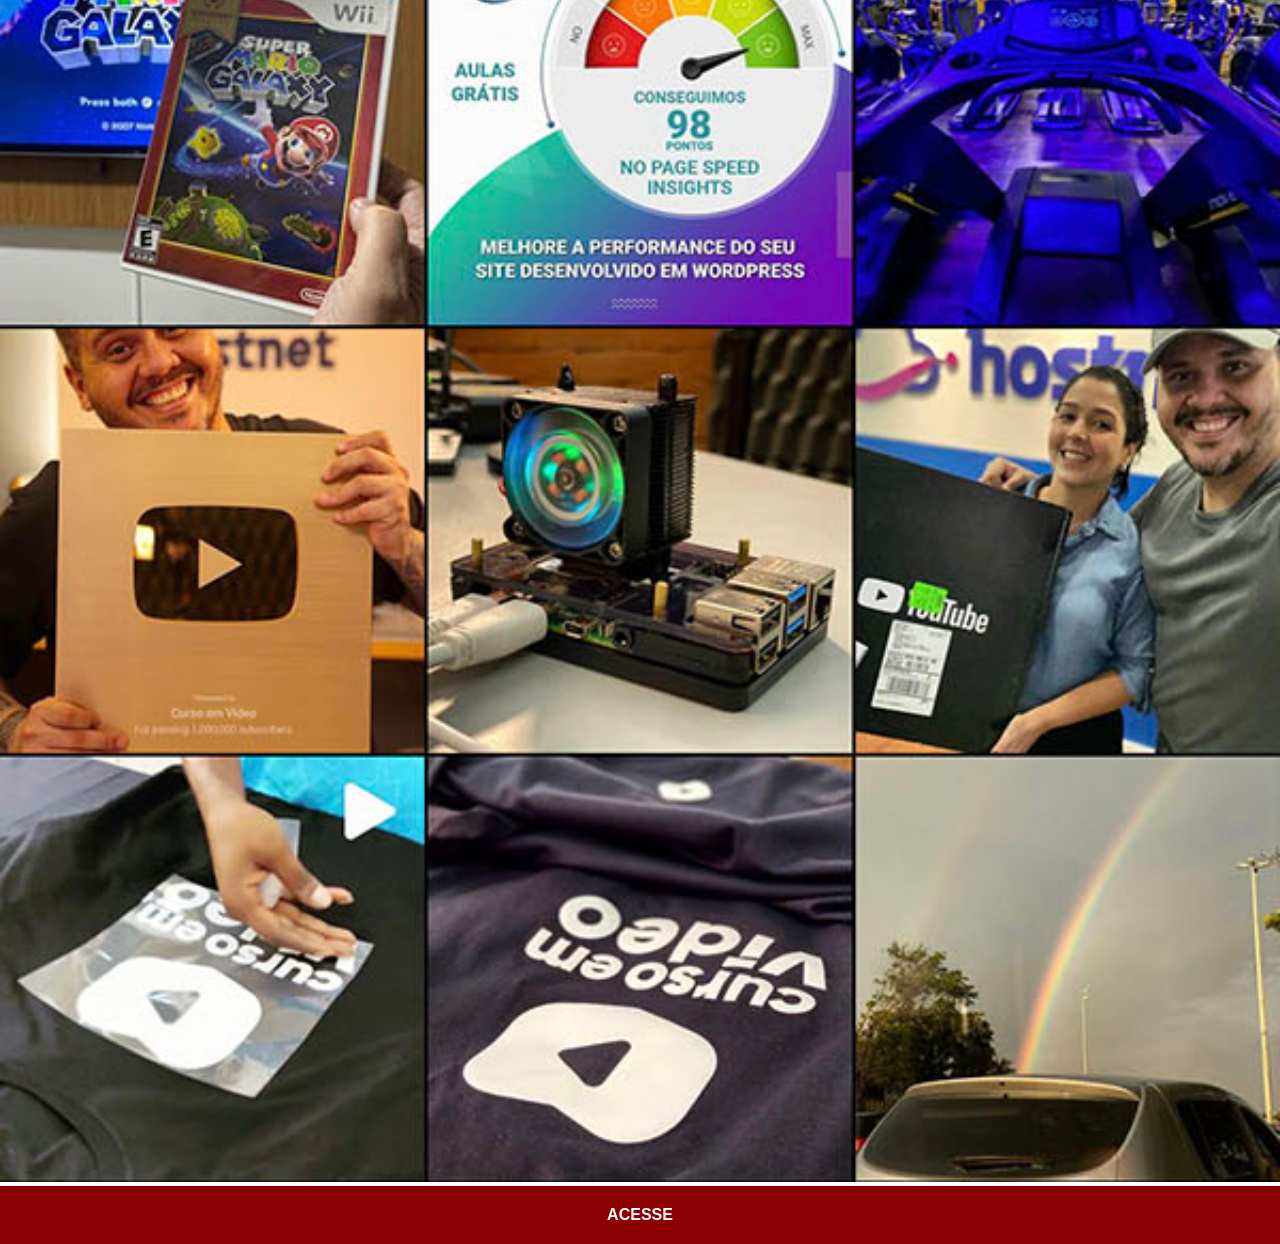
<file: socialHTML/instagram.html>
<!DOCTYPE html>
<html lang="pt-br">
<head>
    <meta charset="UTF-8">
    <meta name="viewport" content="width=device-width, initial-scale=1.0">
    <title>Instagram</title>
    <link rel="stylesheet" href="../estilos/social.css">
</head>
<body>
    <img src="../imagens/tela-instagram.jpg" alt="Instagram">
    <a href="https://www.instagram.com/gustavoguanabara/" target="_blank">ACESSE</a>
</body>
</html>
</file>
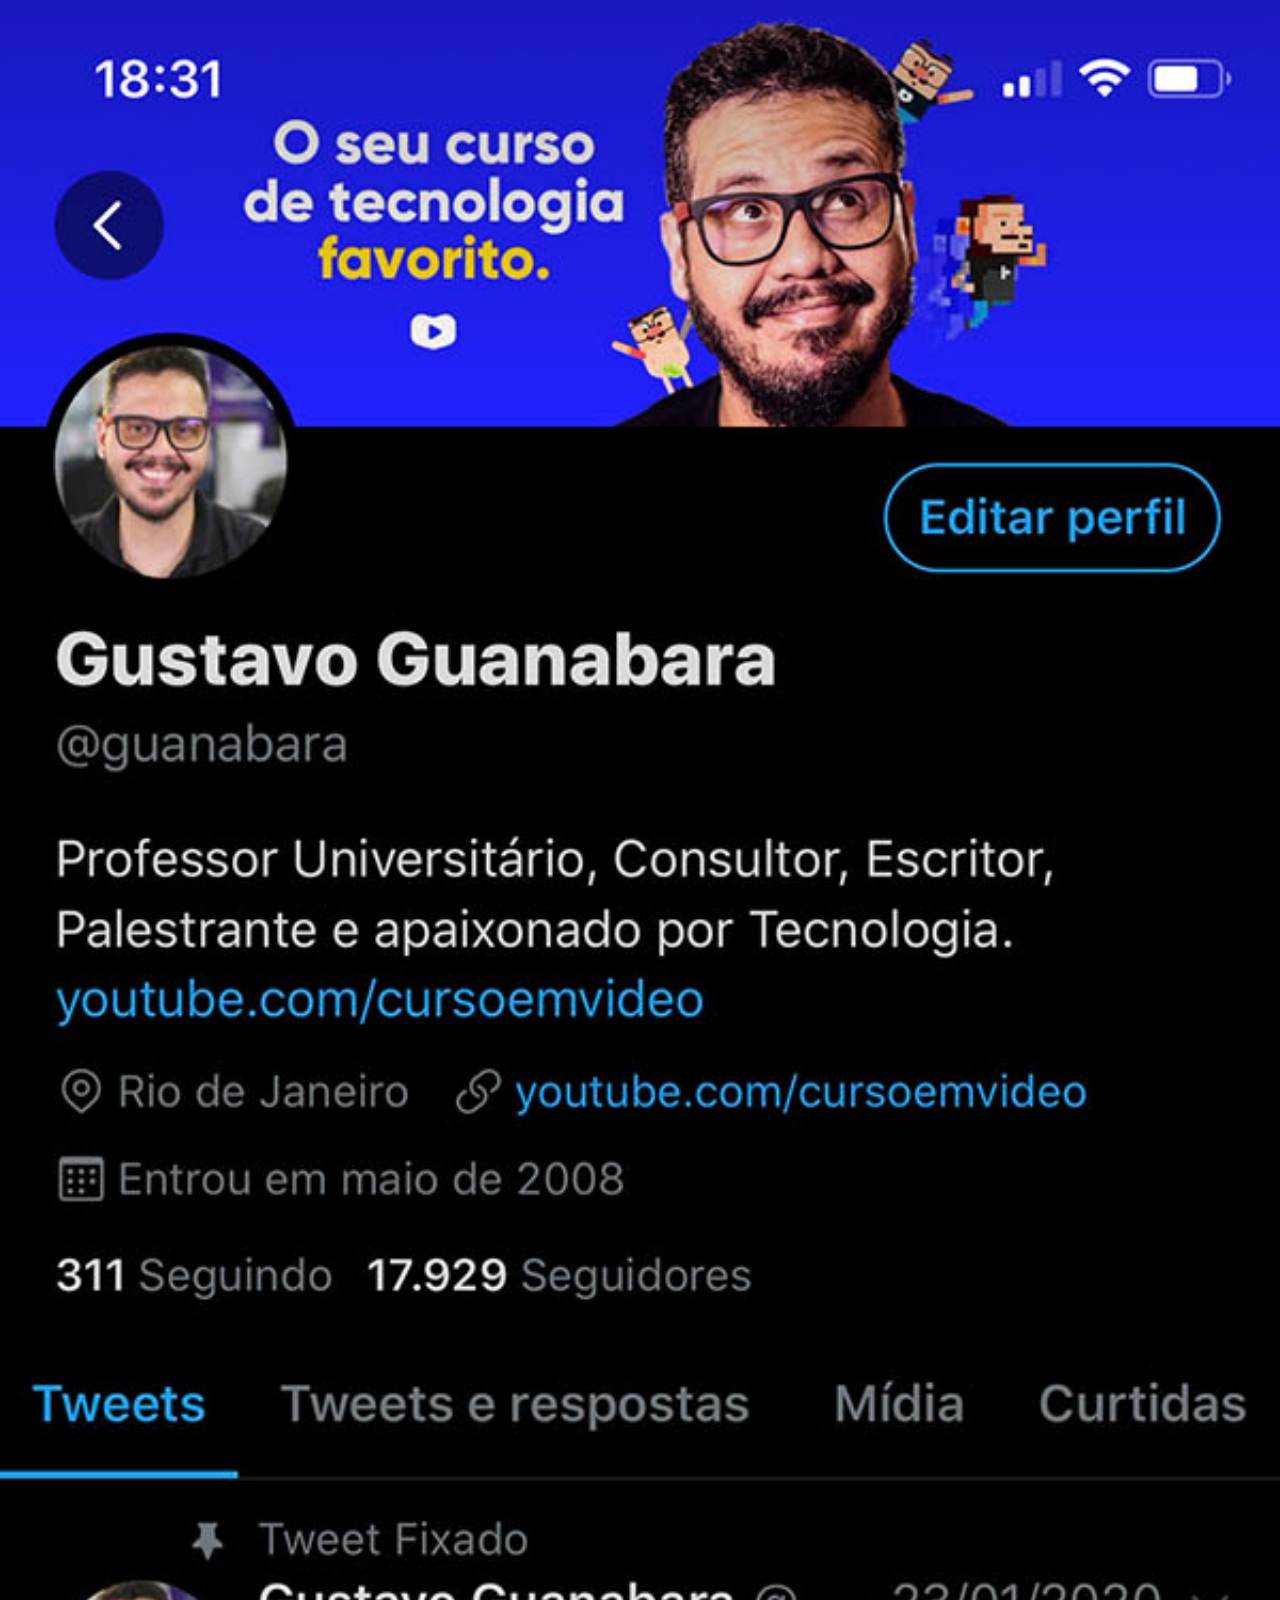
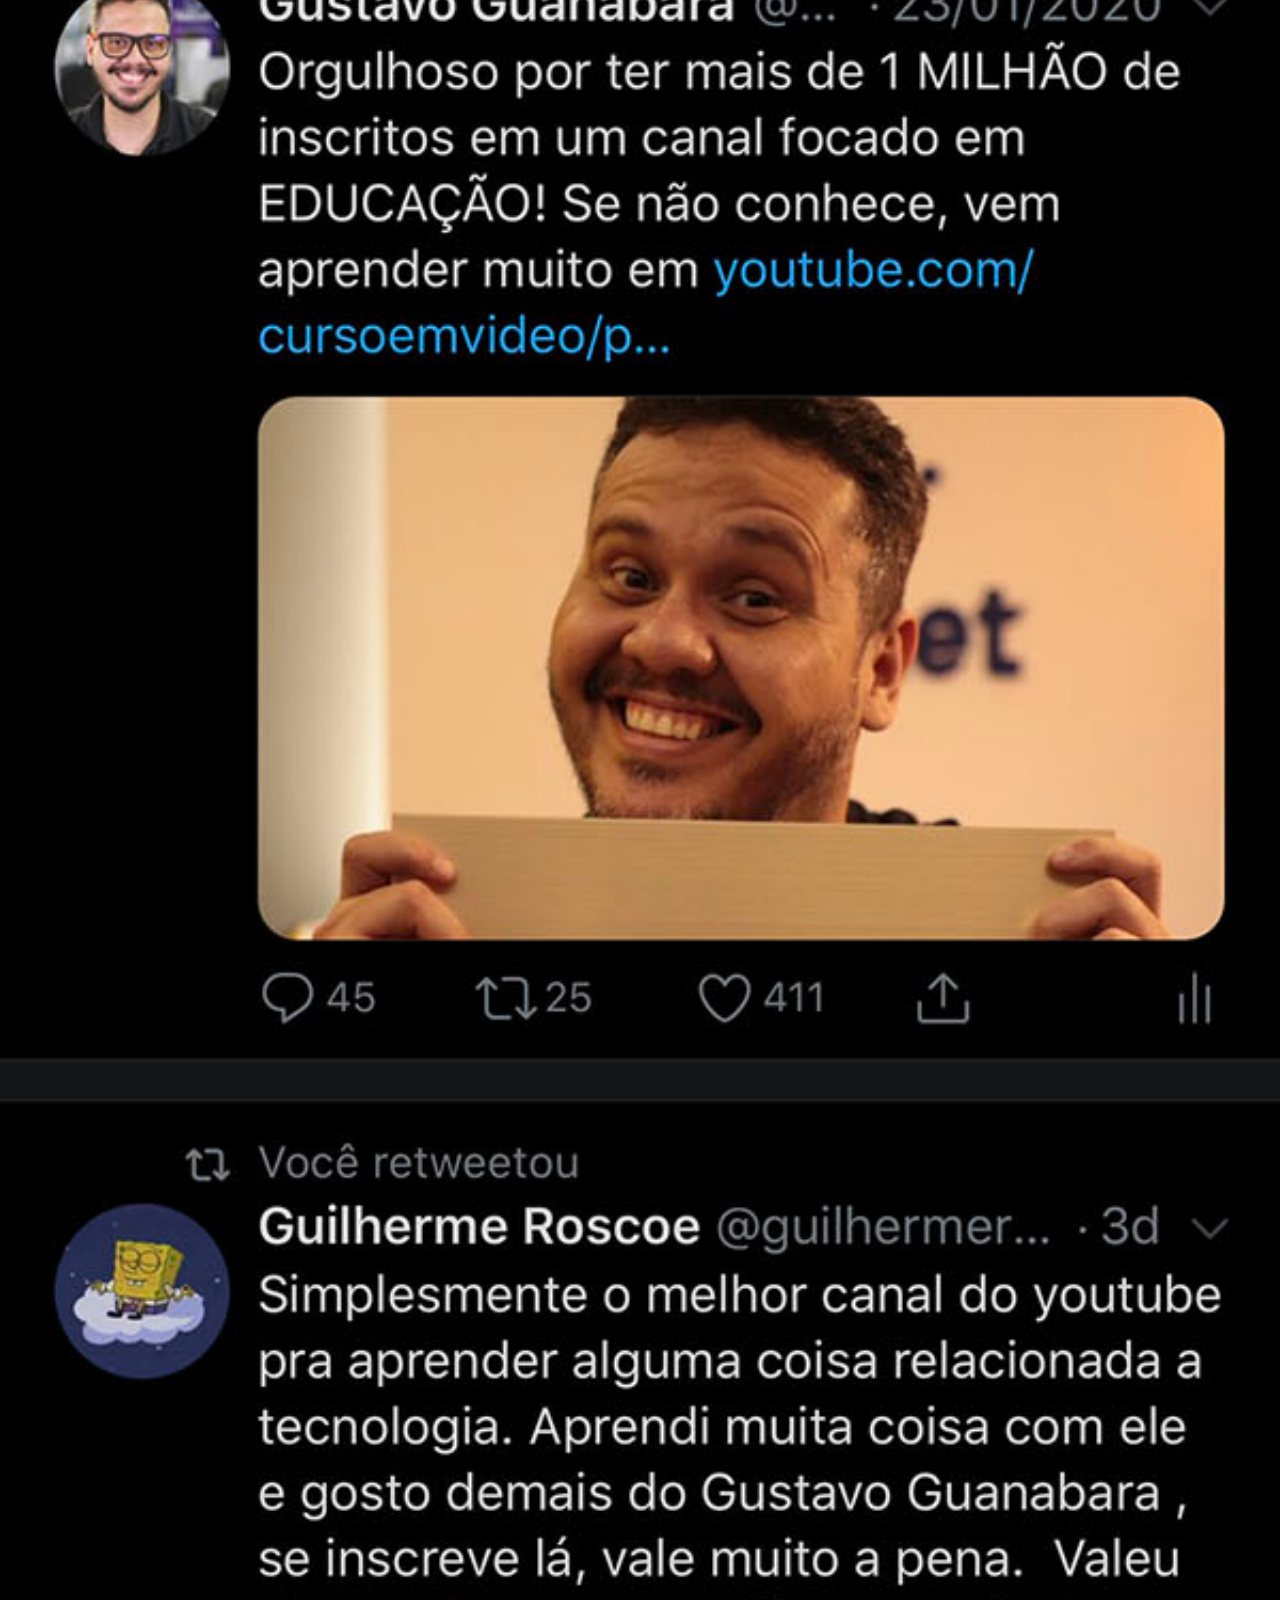
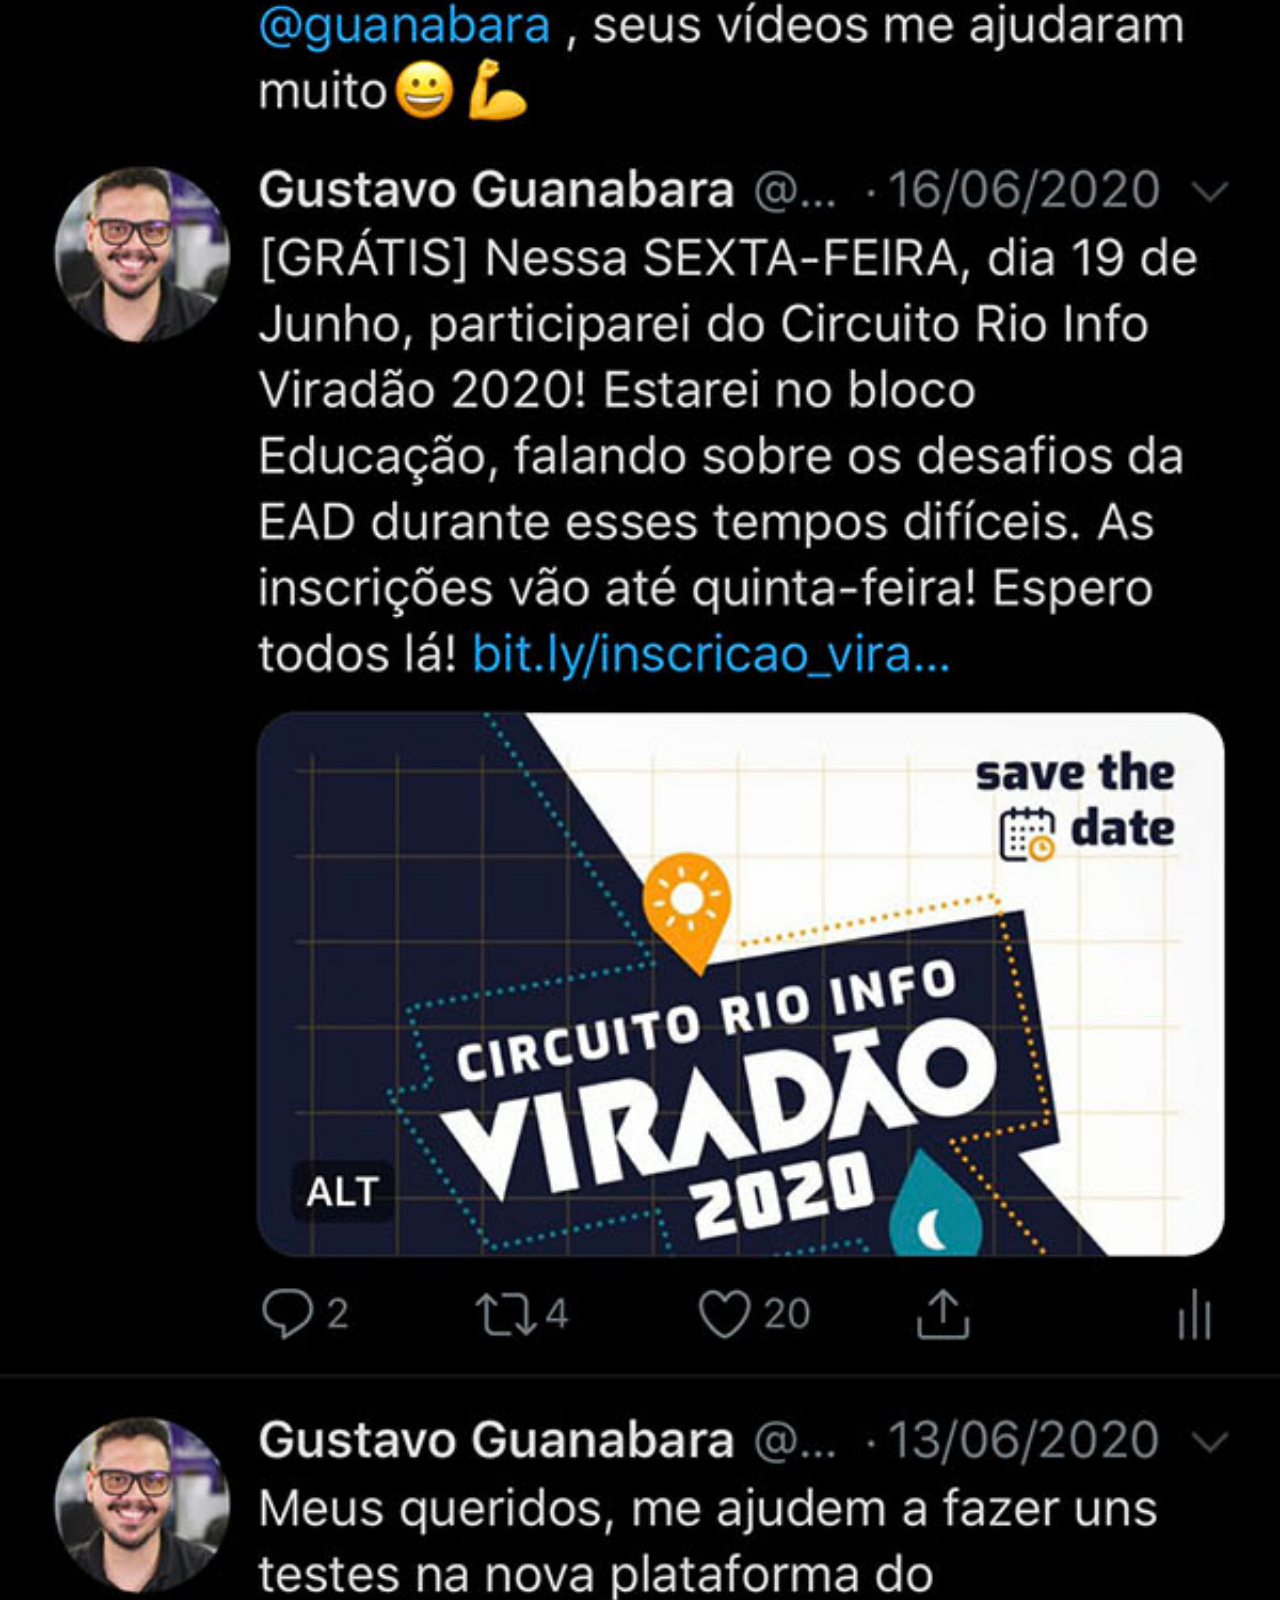
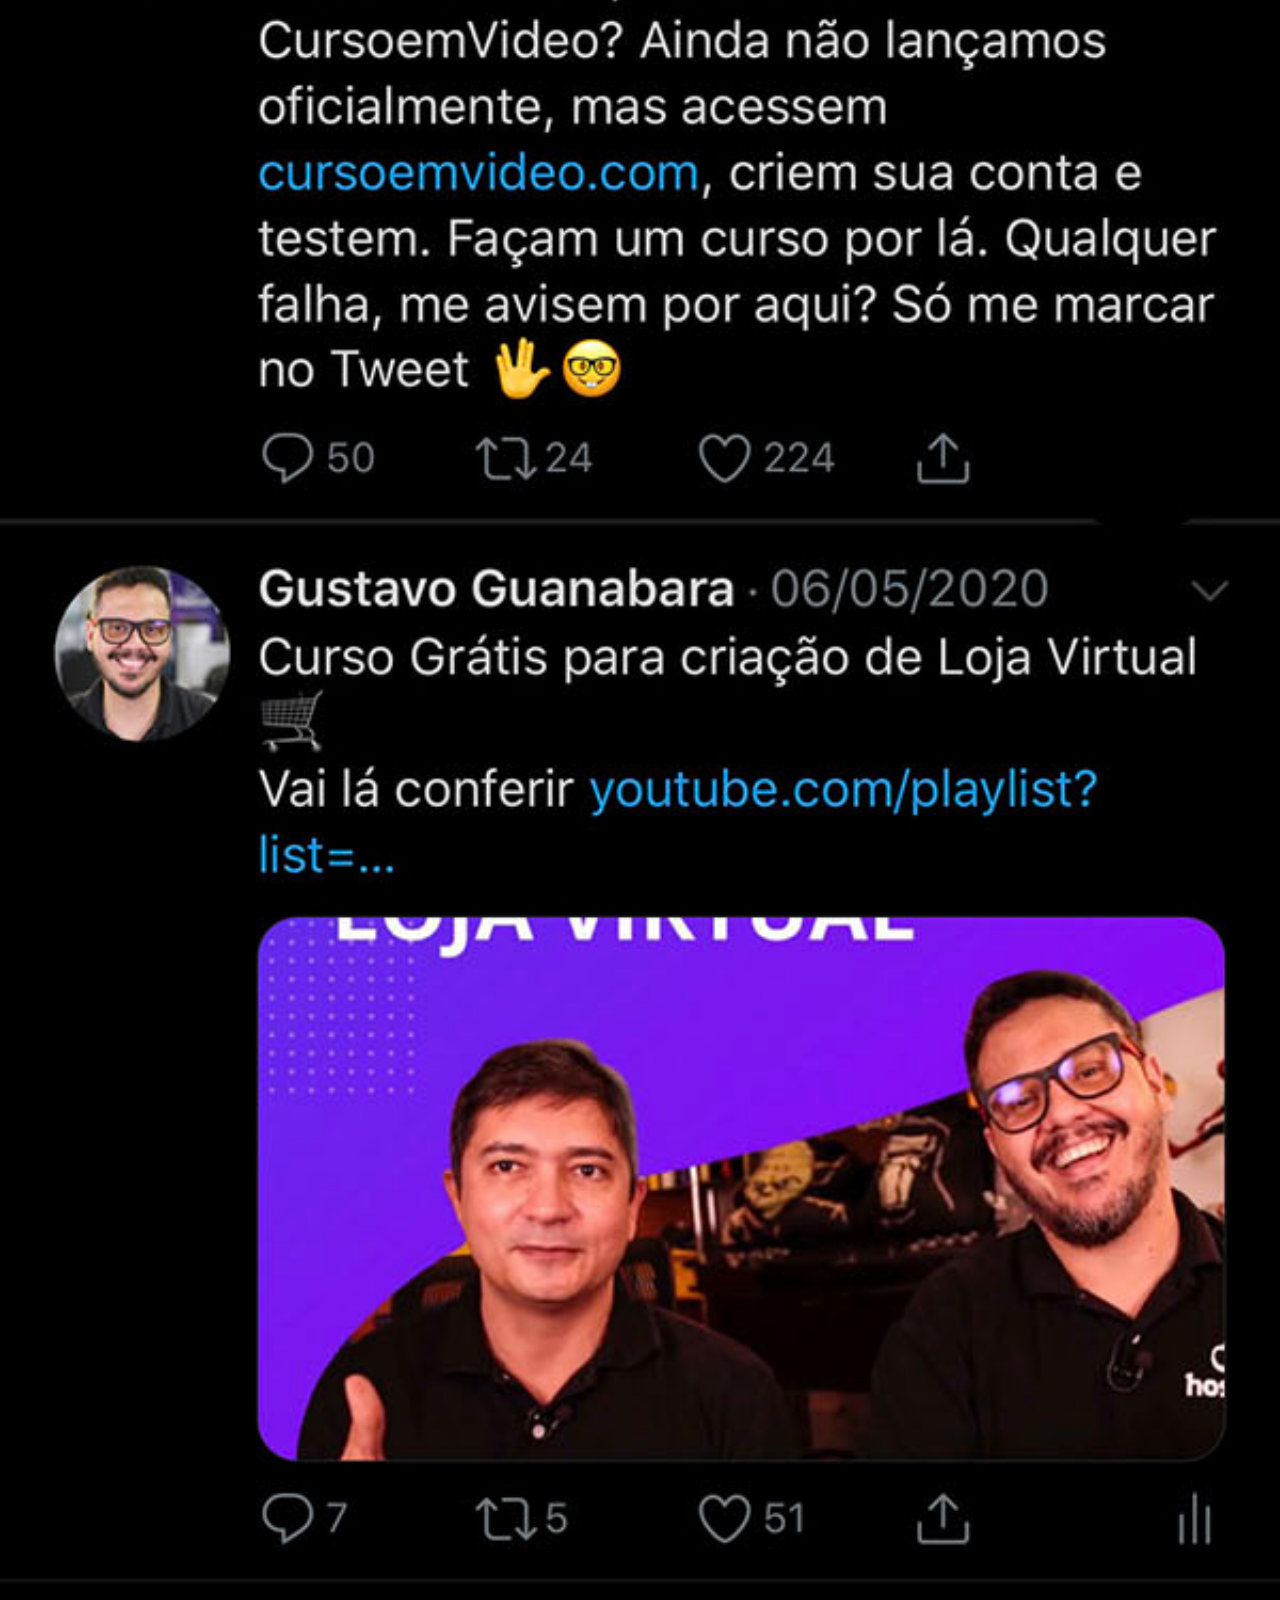
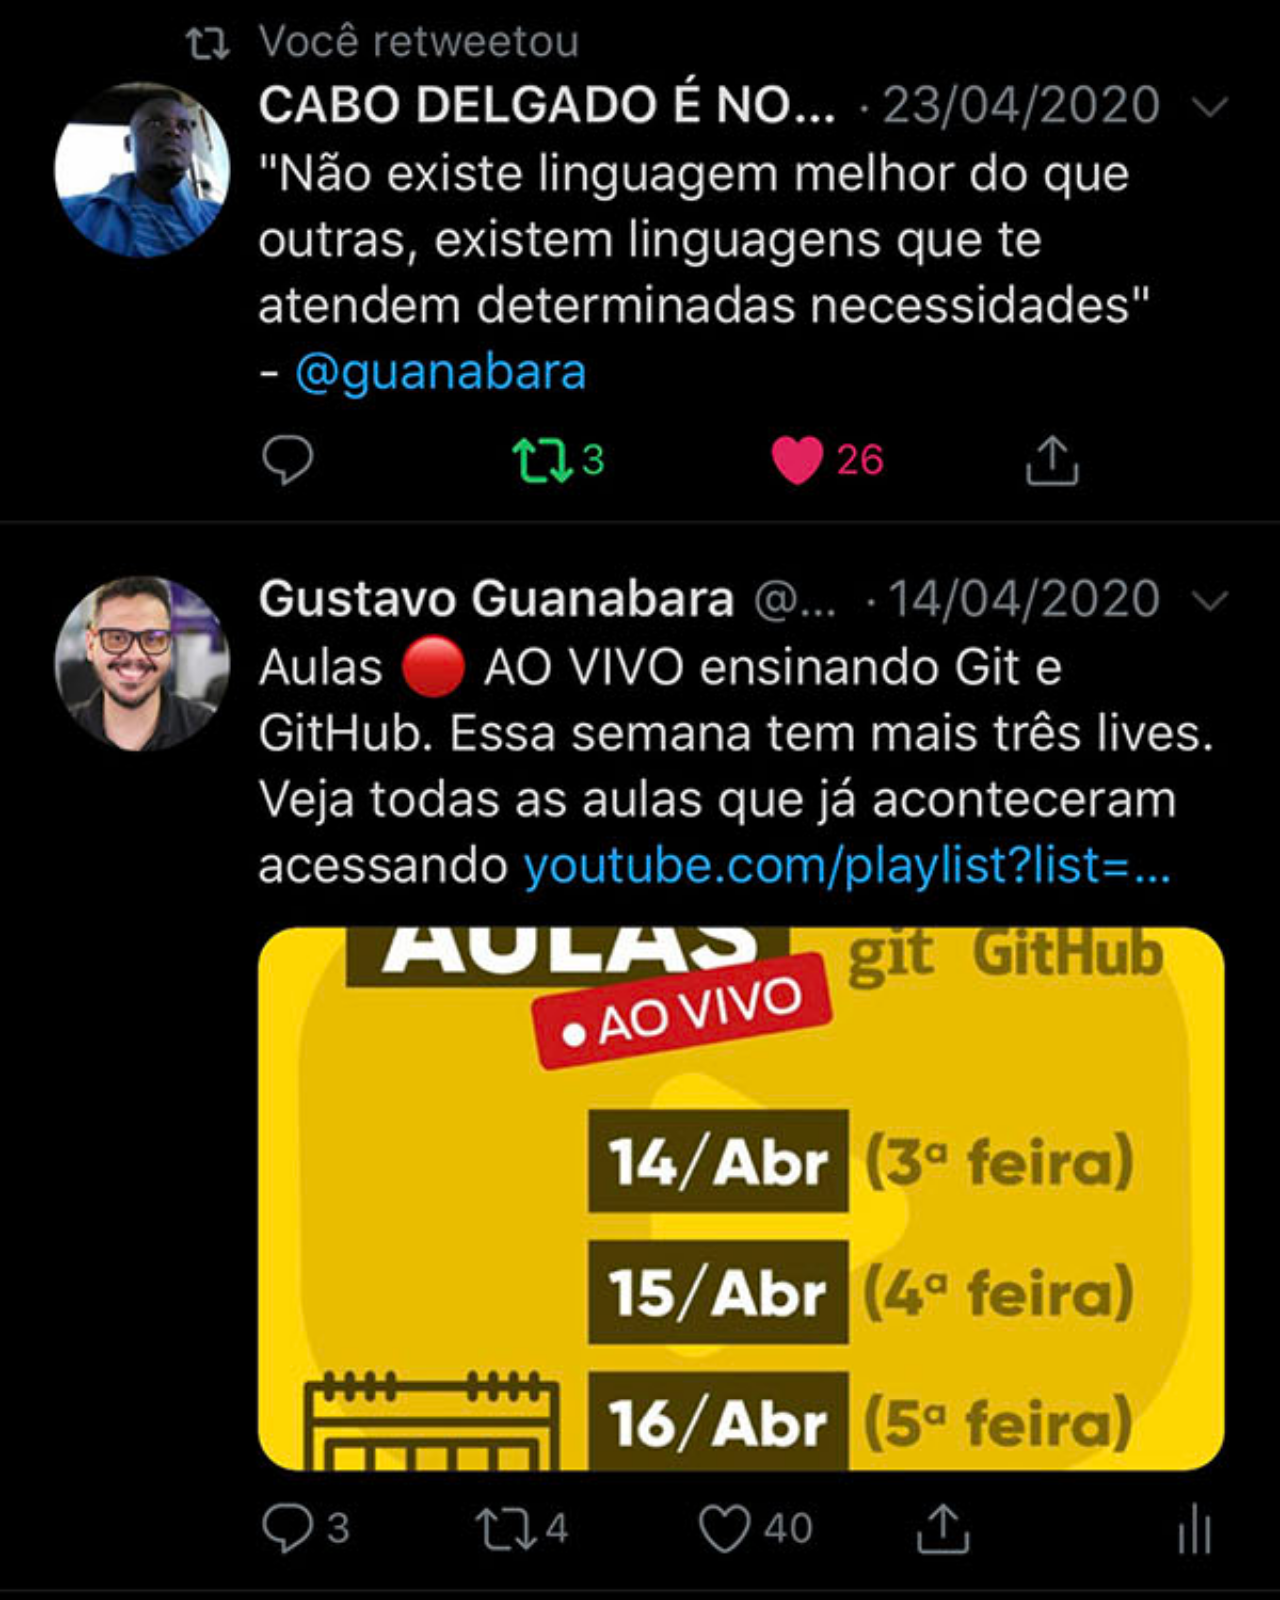
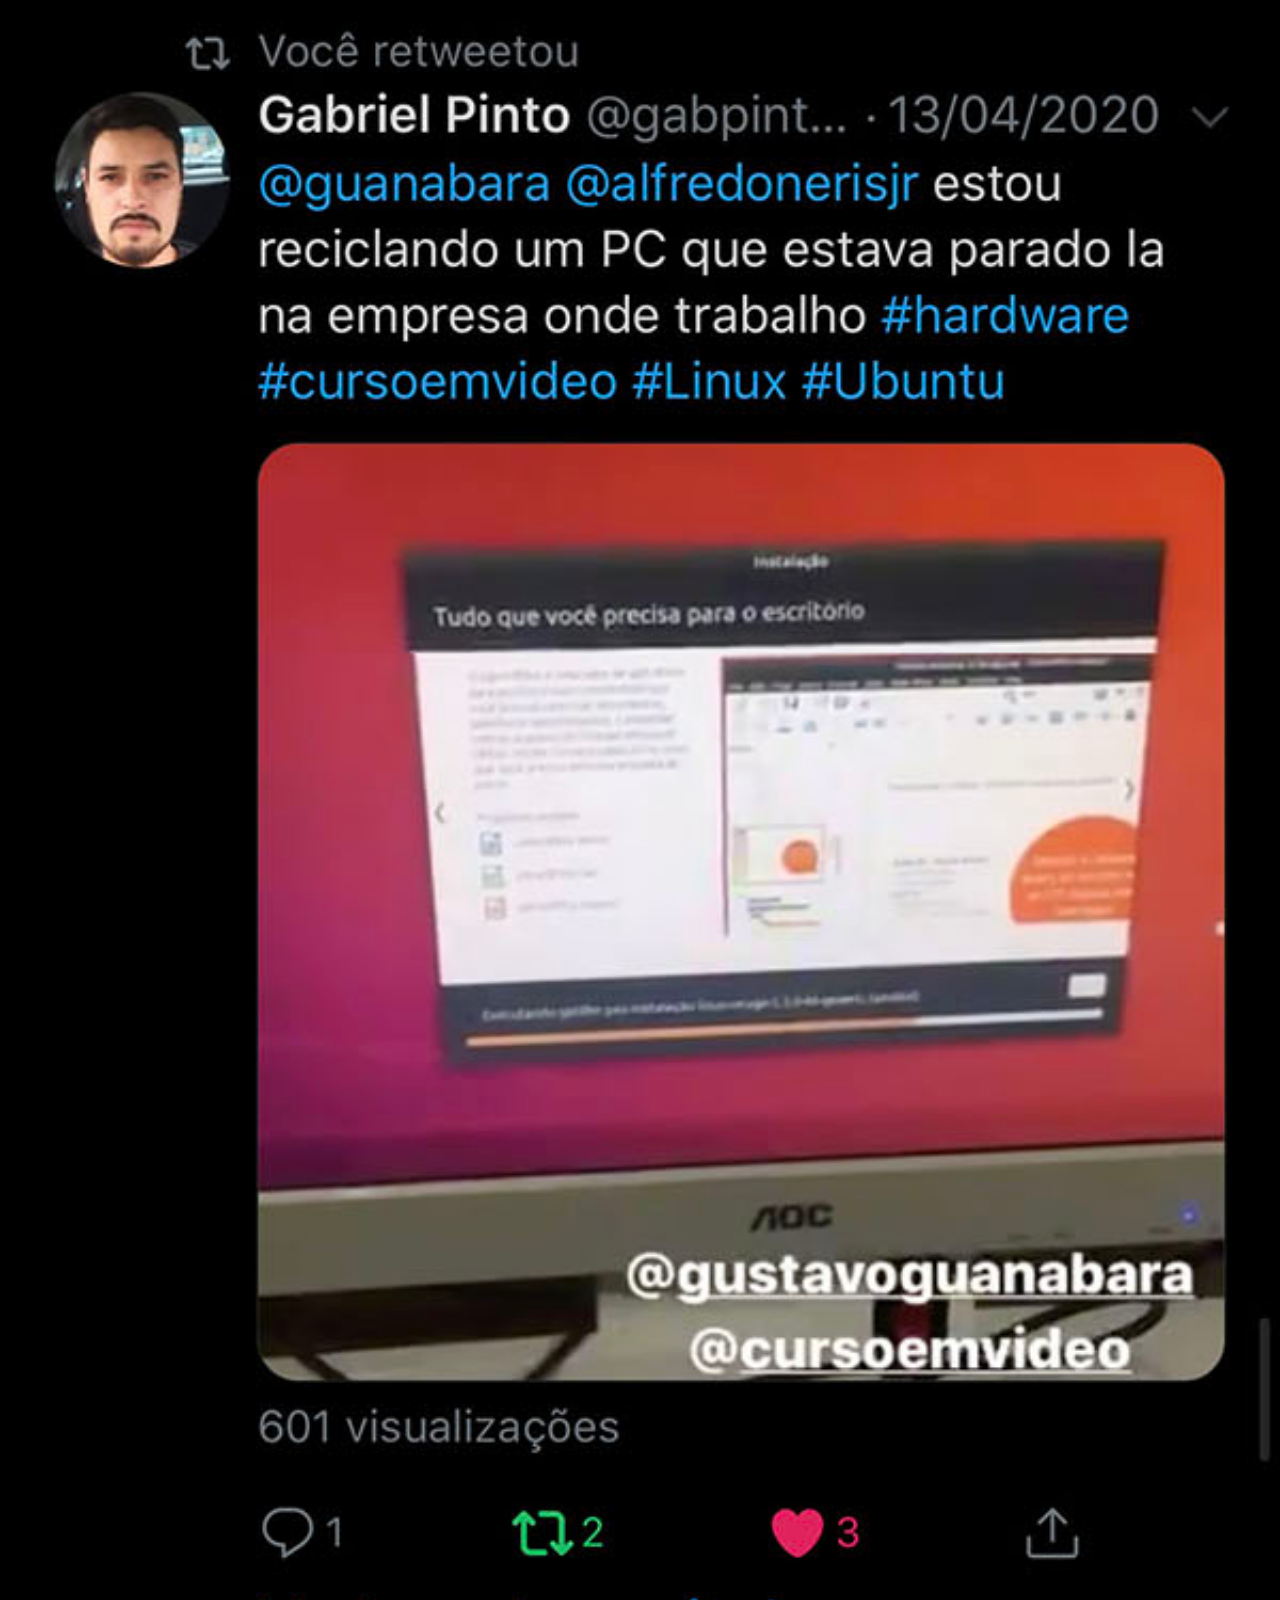
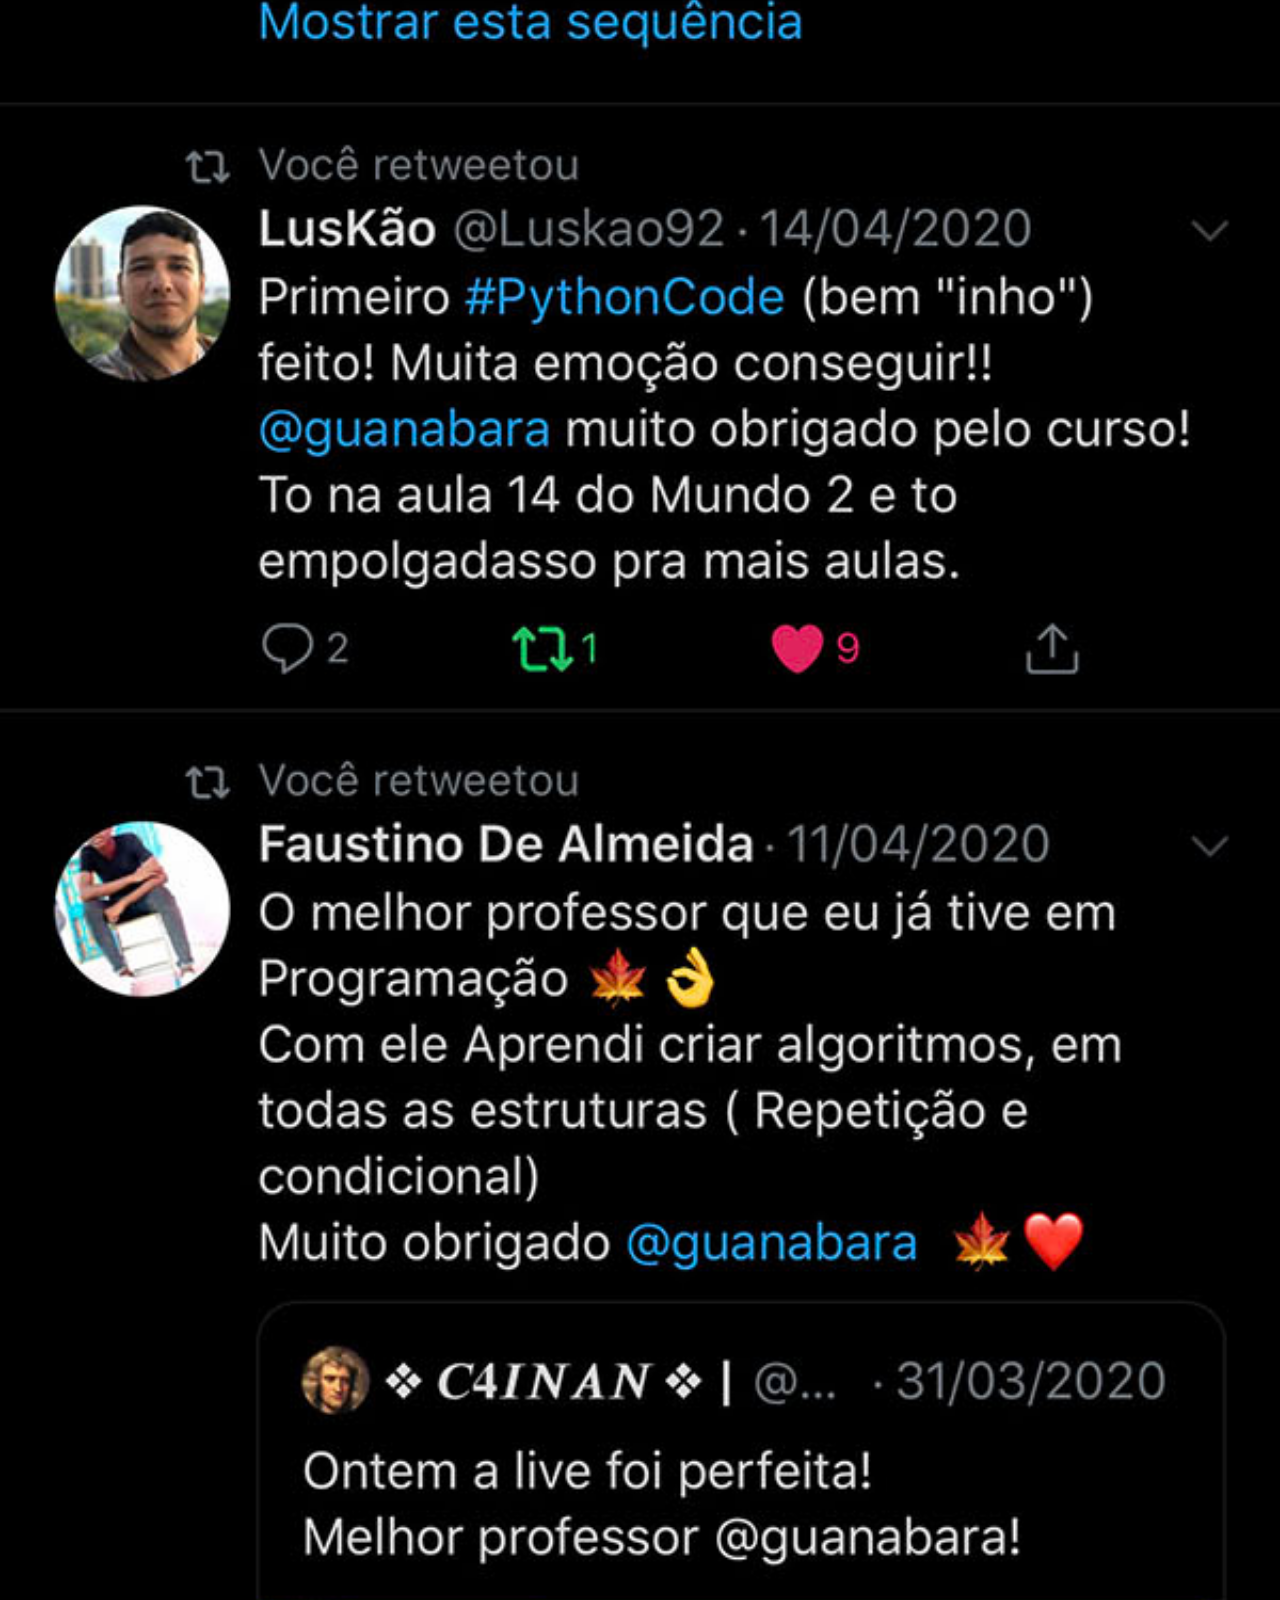
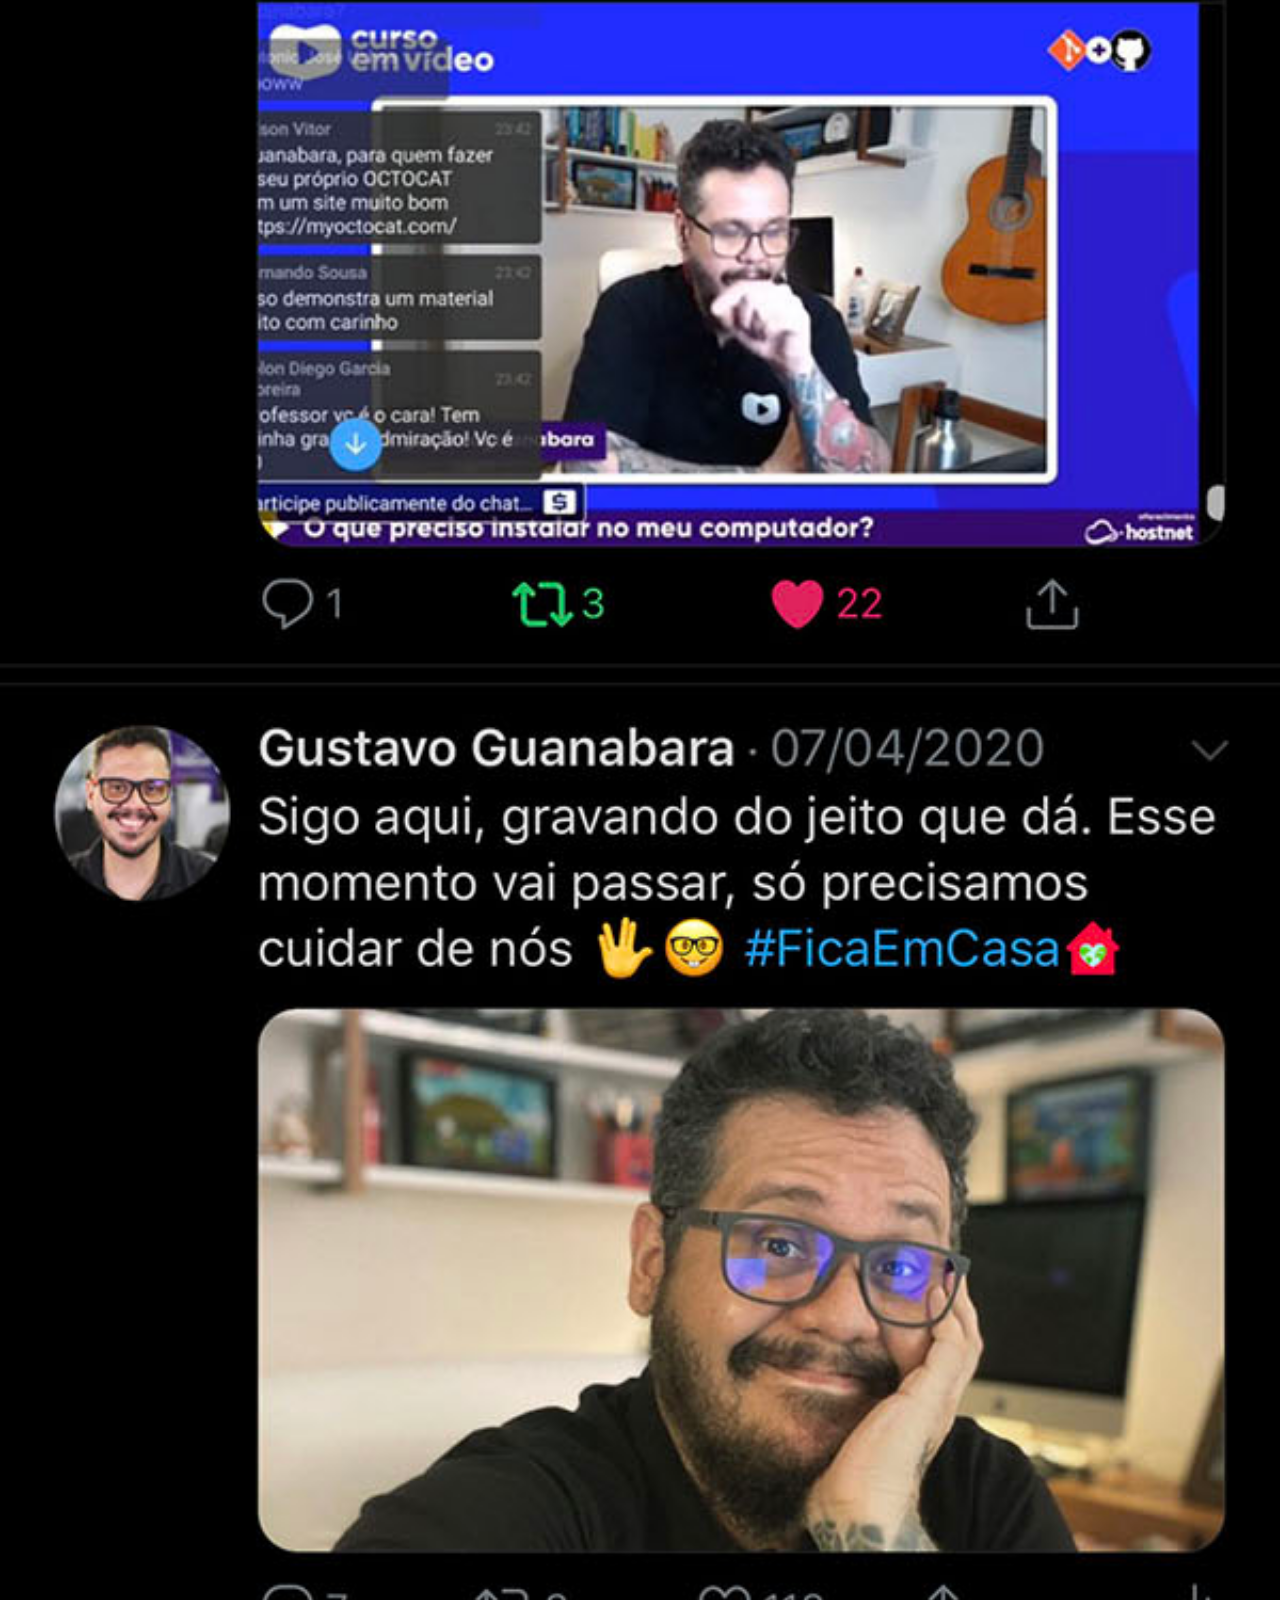
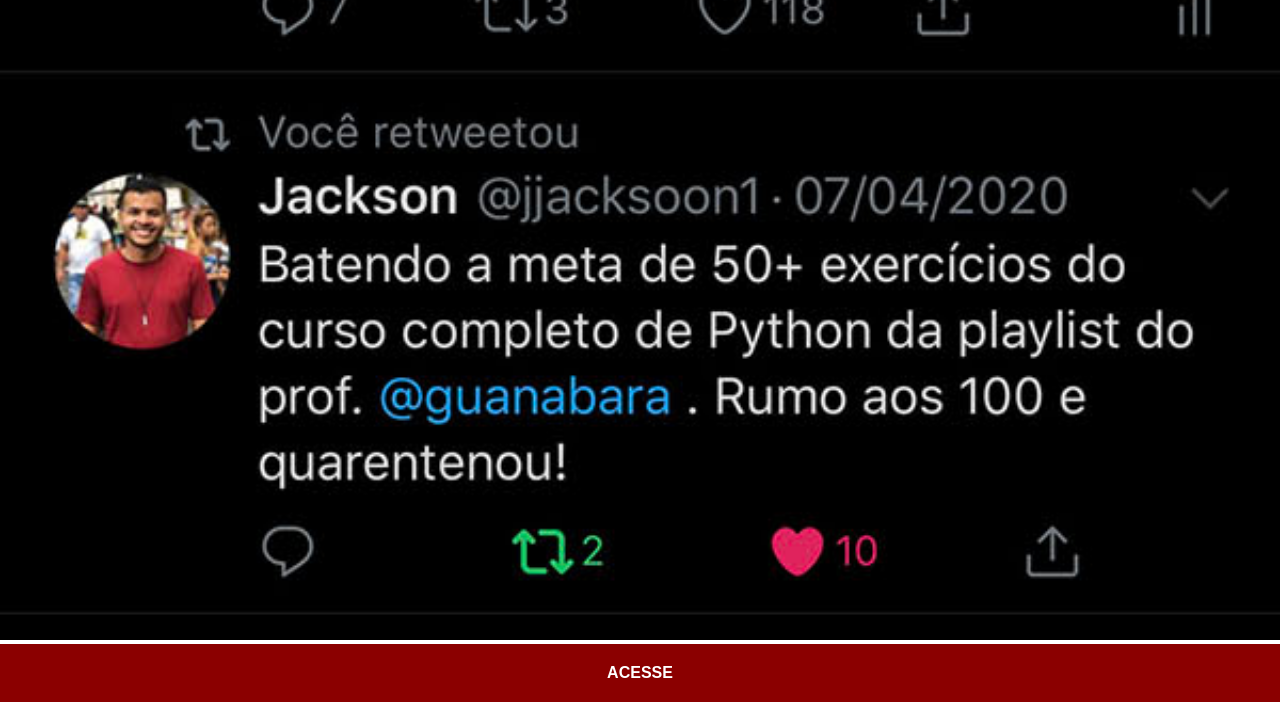
<file: socialHTML/twitter.html>
<!DOCTYPE html>
<html lang="pt-br">
<head>
    <meta charset="UTF-8">
    <meta name="viewport" content="width=device-width, initial-scale=1.0">
    <title>Twitter</title>
    <link rel="stylesheet" href="../estilos/social.css">
</head>
<body>
    <img src="../imagens/tela-twitter.jpg" alt="Twitter">
    <a href="https://x.com/guanabara/" target="_blank">ACESSE</a>
</body>
</html>
</file>
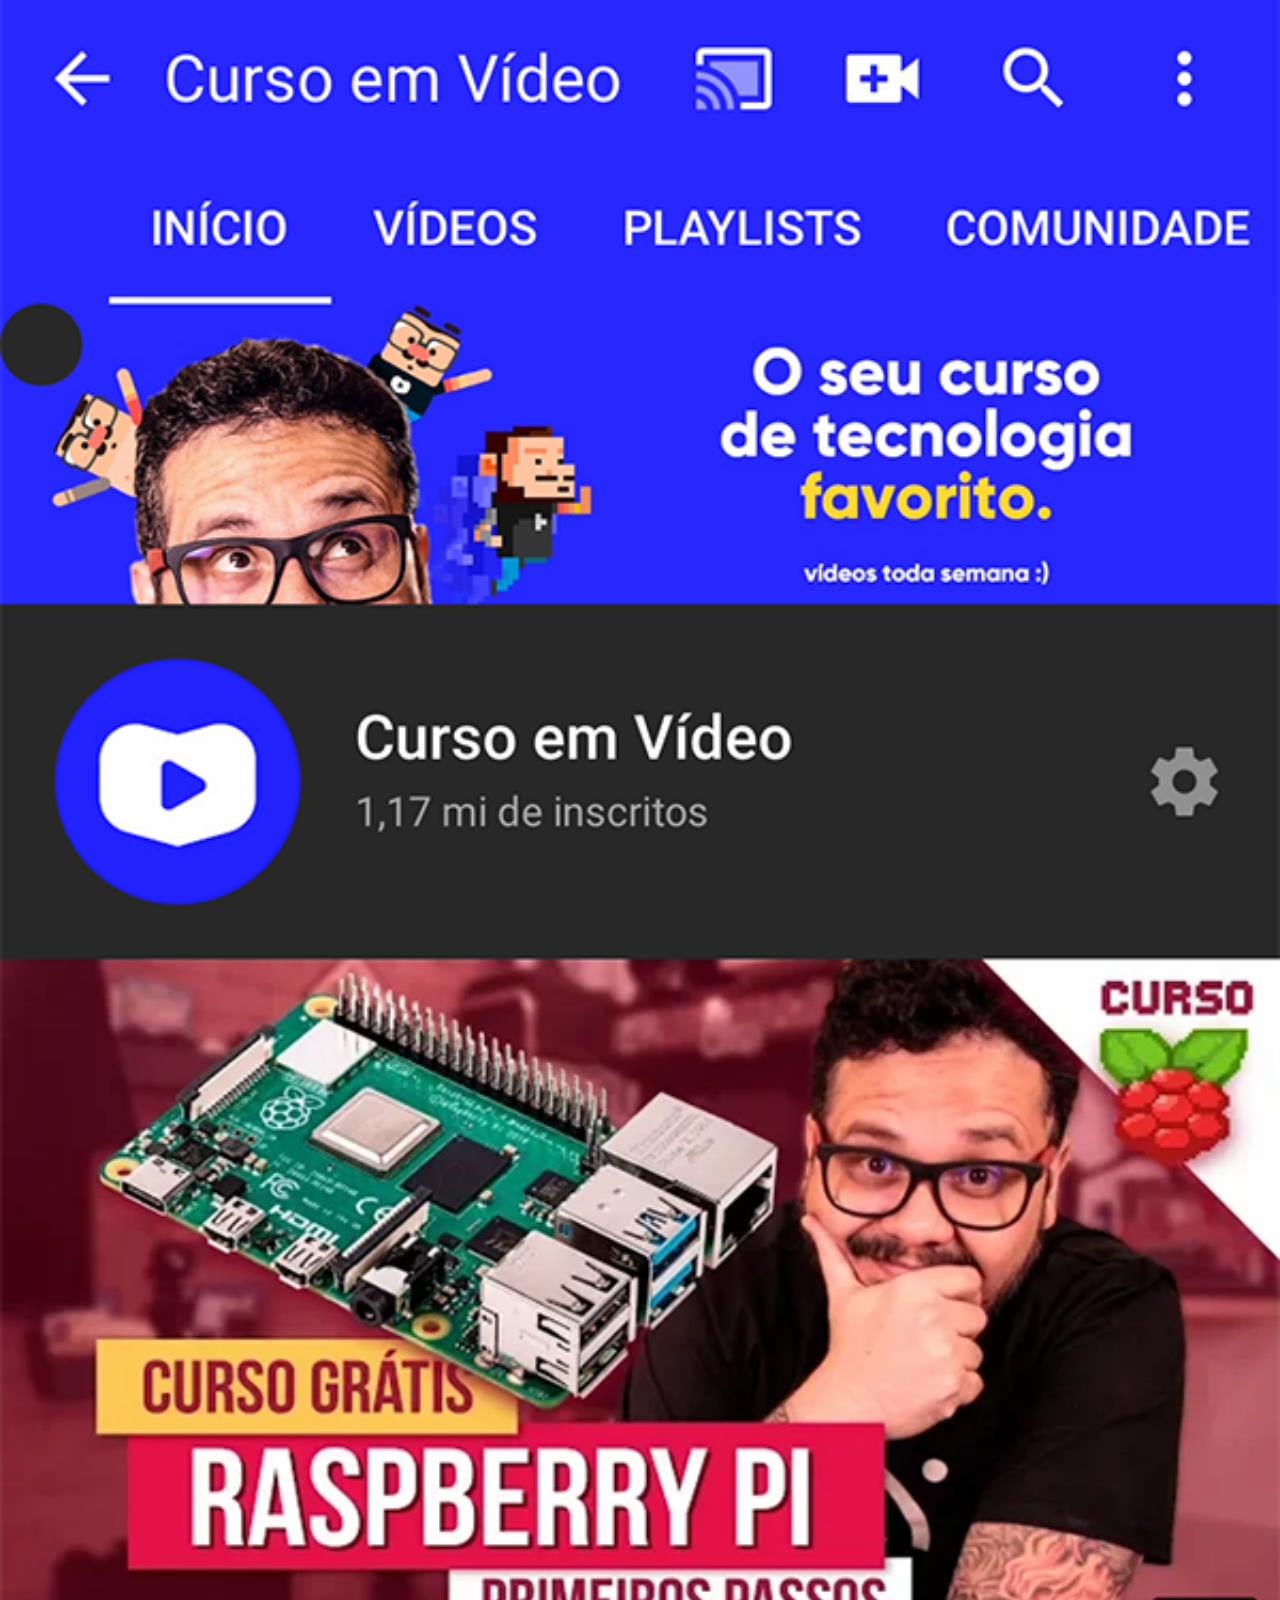
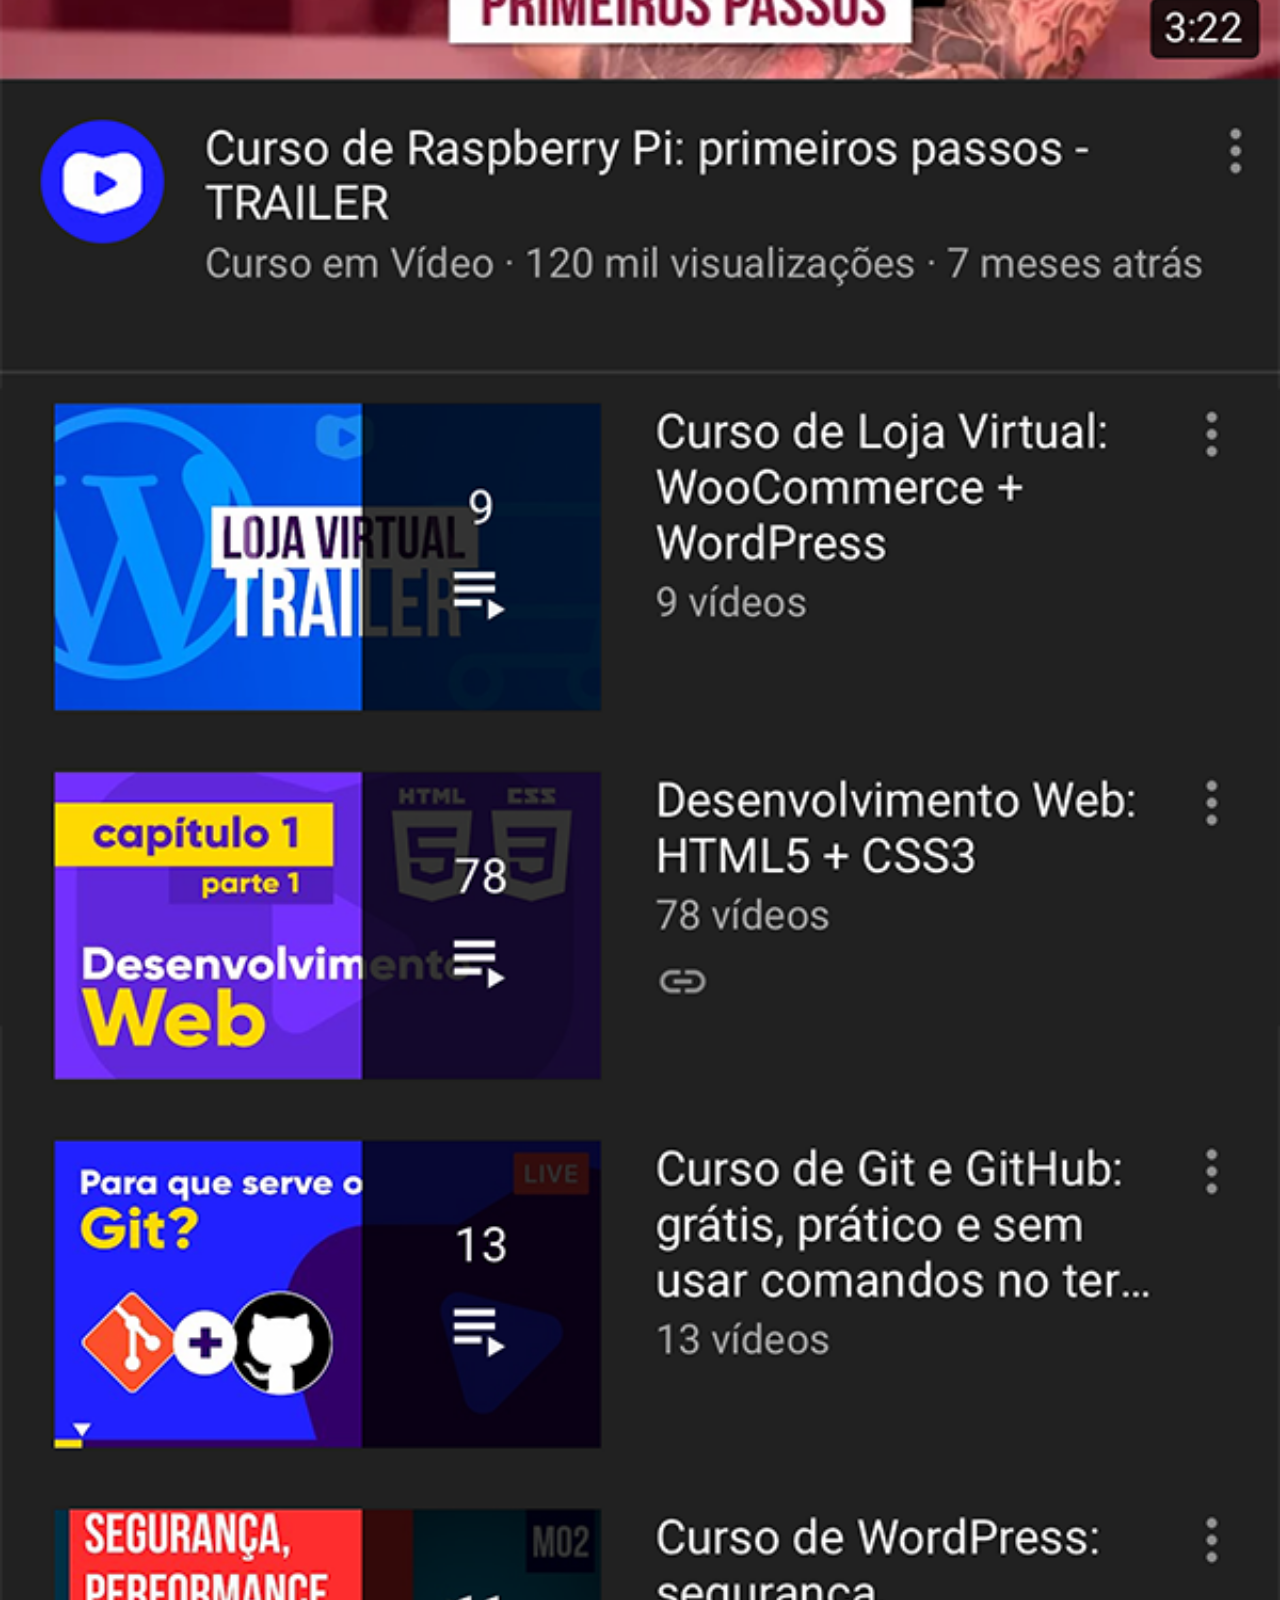
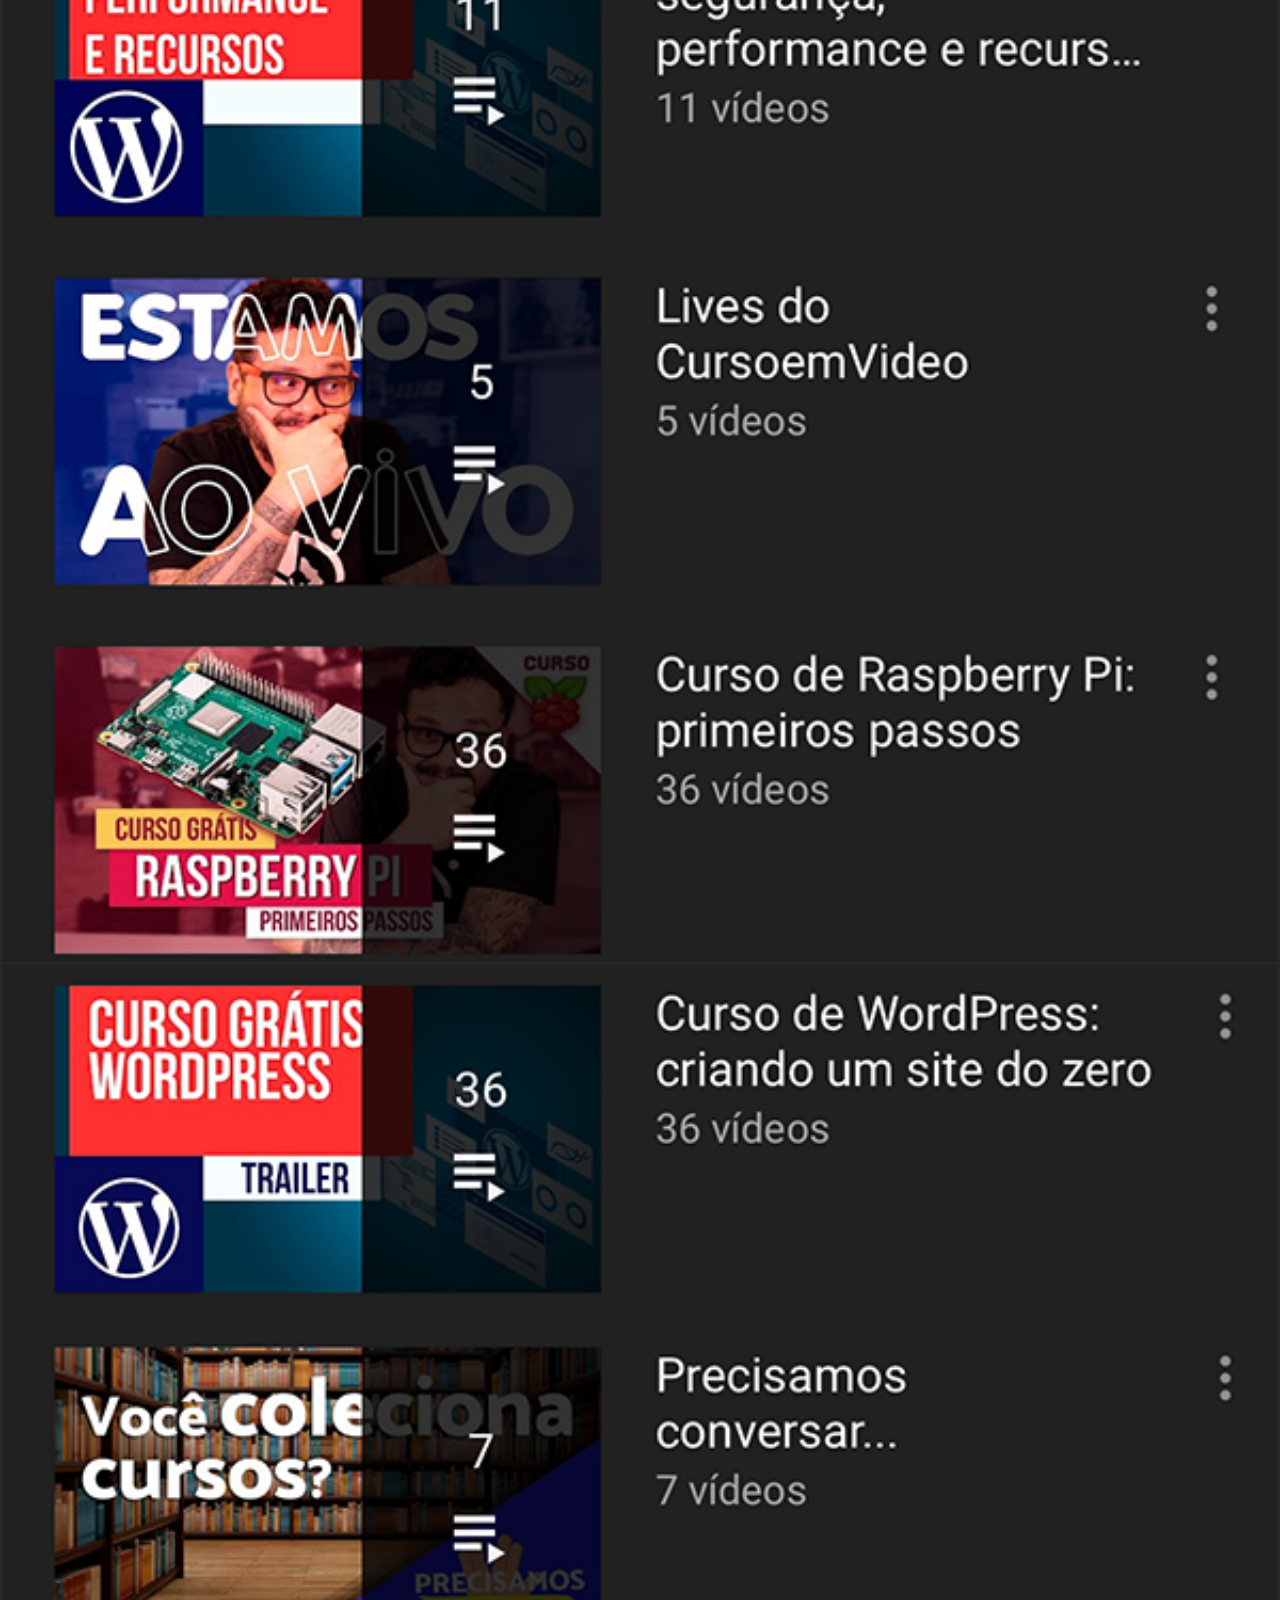
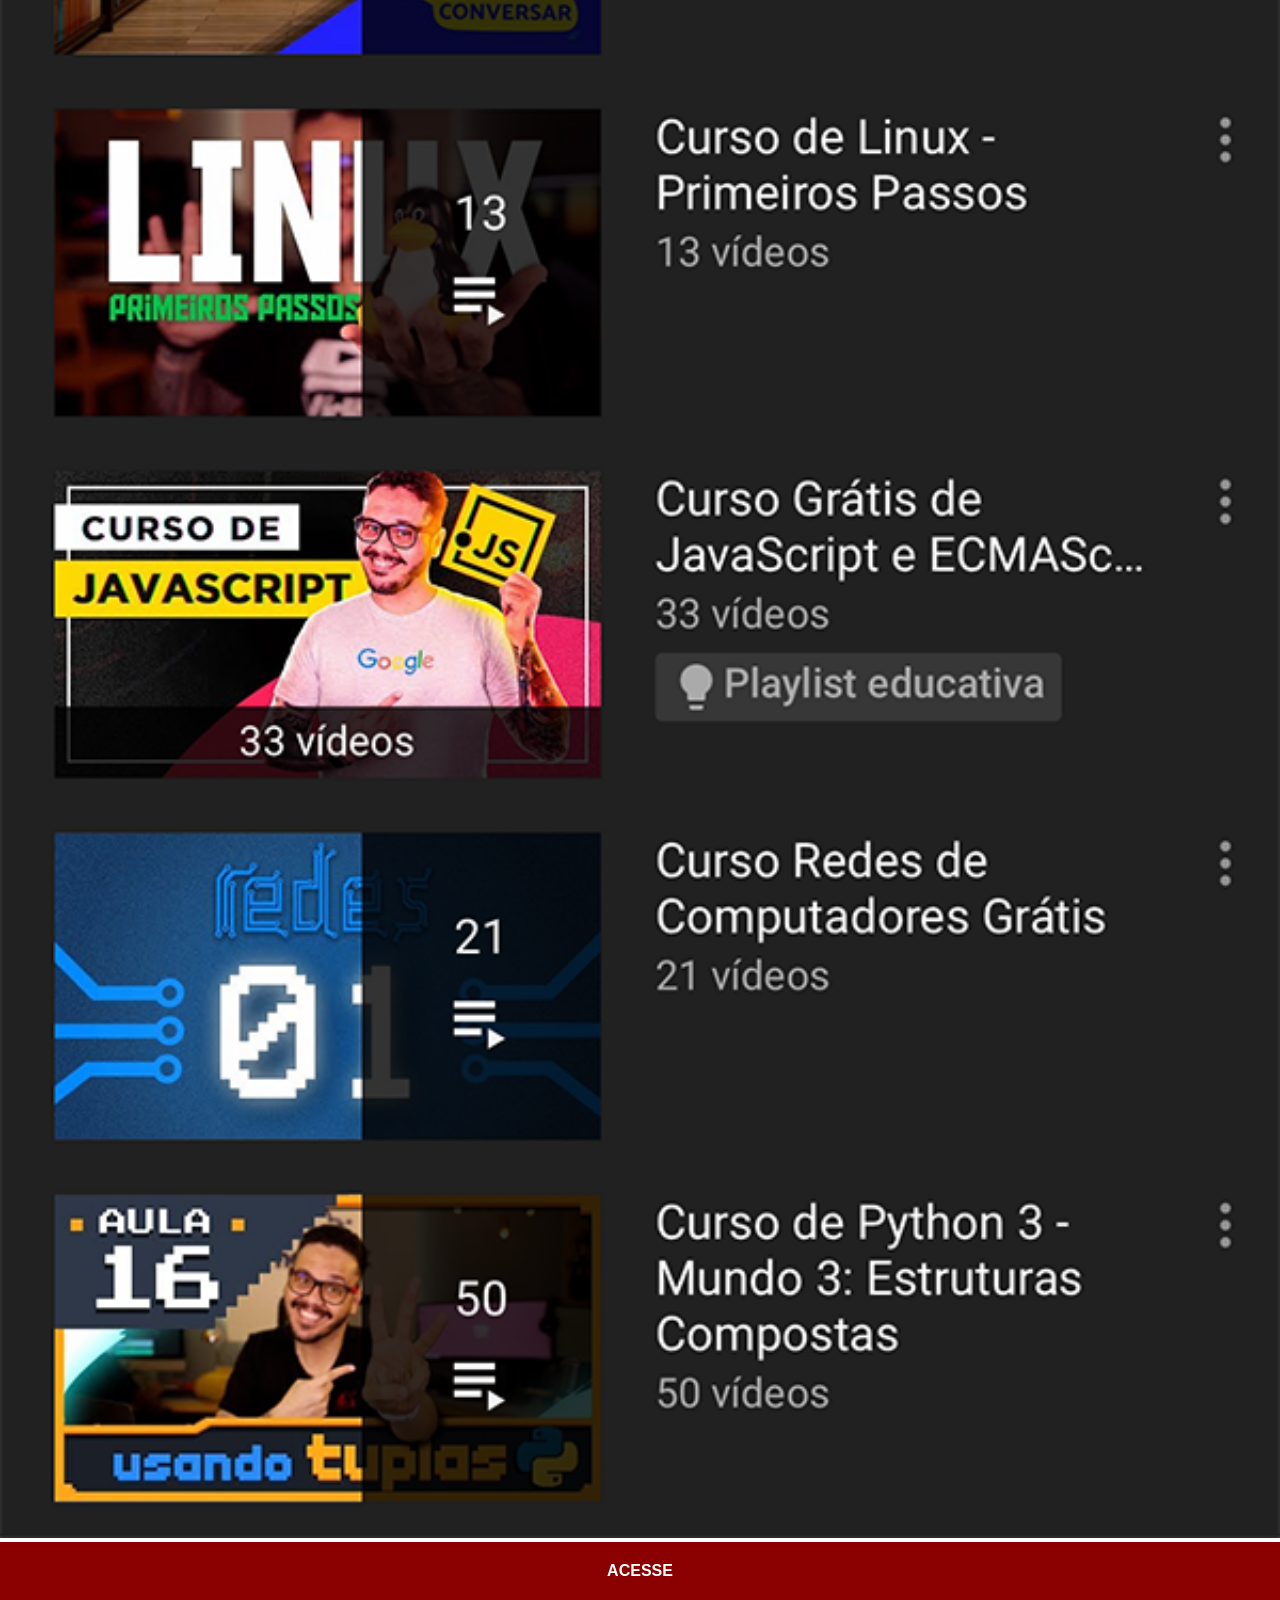
<file: socialHTML/youtube.html>
<!DOCTYPE html>
<html lang="pt-br">
<head>
    <meta charset="UTF-8">
    <meta name="viewport" content="width=device-width, initial-scale=1.0">
    <title>Youtube</title>
    <link rel="stylesheet" href="../estilos/social.css">
</head>
<body>
    <img src="../imagens/tela-youtube.png" alt="Youtube">
    <a href="https://www.youtube.com/@cursoemvideo/playlists" target="_blank">ACESSE</a>
</body>
</html>
</file>
<file: estilos/style.css>
@charset "UTF-8";

* {
    margin: 0px;
    padding: 0px;
    font-family: Arial, Helvetica, sans-serif;
}

html, body {
    height: 100vh;
    width: 100vw;
    background-color: black;
}

body {
    background: url('../imagens/fundo-madeira.jpg') no-repeat top center;
    background-size: cover;
    background-attachment: fixed;
}

main {
    position: relative;
    height: 100vh;
}

section#telefone {
    position: absolute;
    top: 50%;
    left: 50%;
    transform: translate(-50%, -50%);
    height: 627px;
    width: 311px;
    background: url('../imagens/frame-iphone.png') no-repeat;
}

iframe#tela {
    position: relative;
    top: 80px;
    left: 22px;
    width: 267px;
    height: 471px;
}

section#redes-sociais {
    text-align: right;
}

section#redes-sociais img {
    width: 50px;
    margin: 10px;
    border-radius: 50%;
    box-shadow: 2px 2px 2px rgba(0, 0, 0, 0.400);
    box-sizing: border-box;
}

section#redes-sociais img:hover {
    border: 2px solid rgba(255, 255, 255, 0.637);
    transform: translate(-3px, -3px);
    box-shadow: 5px 5px 10px rgba(0, 0, 0, 0.623);
    transition: transform .3s, border 1s;
}
</file>
<file: estilos/social.css>
@charset "UTF-8";
 
 * {
            margin: 0px;
            padding: 0px;
            font-family: Arial, Helvetica, sans-serif;
        }

        ::-webkit-scrollbar {
            width: 0px;
            height: 0px;
        }

        img {
            width: 100vw;
        }

        a {
            display: block;
            background-color: darkred;
            color: white;
            padding: 20px;
            text-align: center;
            font-weight: bolder;
            text-decoration: none;
        }

        a:hover {
            background-color: red;
        }
</file>
